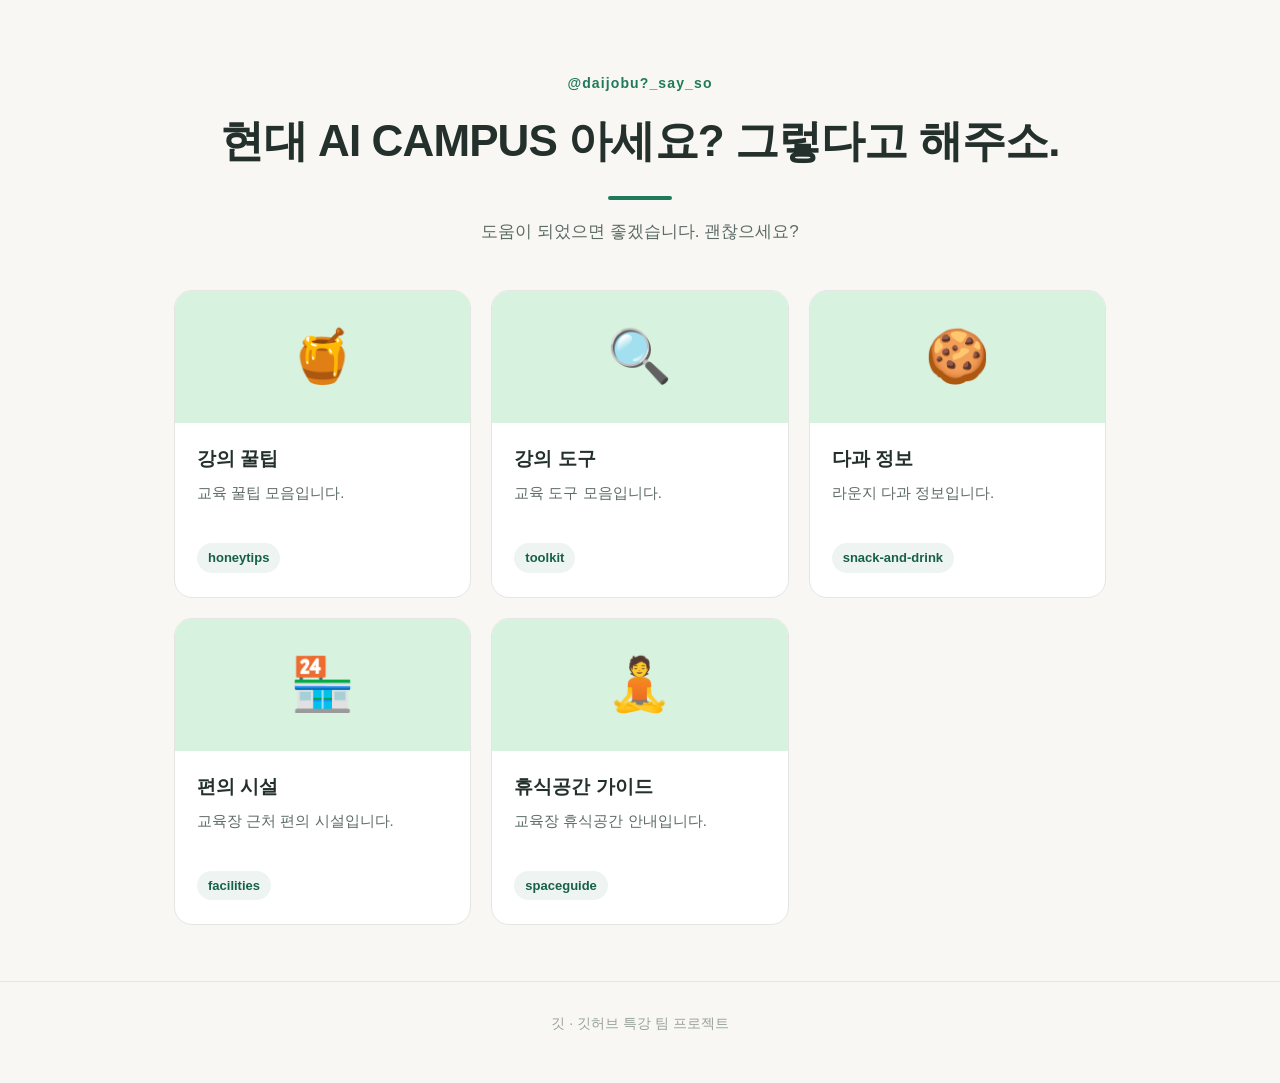
<file: index.html>
<!DOCTYPE html>
<html lang="ko">
<head>
  <meta charset="UTF-8">
  <meta name="viewport" content="width=device-width, initial-scale=1.0">
  <title>현대 AI CAMPUS 아세요? 그렇다고 해주소.</title>
  <link rel="stylesheet" href="style.css">
</head>
<body>

  <header class="hero">
    <p class="hero-eyebrow">@daijobu?_say_so</p>
    <h1>현대 AI CAMPUS 아세요? 그렇다고 해주소.</h1>
    <p class="hero-desc">도움이 되었으면 좋겠습니다. 괜찮으세요?</p>
  </header>

  <main class="container">
    <ul class="card-grid">

      <!-- ▼▼▼▼▼ 카드 하나 시작 — 이 블록을 복사해서 쓰세요 ▼▼▼▼▼ -->
      <li class="card">
        <a class="card-link" href="sites/honeytips.html">
          <span class="card-thumb" style="--thumb:#D7F2DF">🍯</span>
          <span class="card-body">
            <strong class="card-title">강의 꿀팁</strong>
            <span class="card-summary">
              교육 꿀팁 모음입니다.
            </span>
            <span class="card-meta">honeytips</span>
          </span>
        </a>
      </li>
      <!-- ▲▲▲▲▲ 카드 하나 끝 ▲▲▲▲▲ -->

      <!-- ▼▼▼▼▼ 카드 하나 시작 — 이 블록을 복사해서 쓰세요 ▼▼▼▼▼ -->
      <li class="card">
        <a class="card-link" href="sites/hyundai-ai-campus-toolkit.html">
          <span class="card-thumb" style="--thumb:#D7F2DF">🔍</span>
          <span class="card-body">
            <strong class="card-title">강의 도구</strong>
            <span class="card-summary">
              교육 도구 모음입니다.
            </span>
            <span class="card-meta">toolkit</span>
          </span>
        </a>
      </li>
      <!-- ▲▲▲▲▲ 카드 하나 끝 ▲▲▲▲▲ -->

      <!-- ▼▼▼▼▼ 카드 하나 시작 — 이 블록을 복사해서 쓰세요 ▼▼▼▼▼ -->
      <li class="card">
        <a class="card-link" href="sites/snack-and-drink.html">
          <span class="card-thumb" style="--thumb:#D7F2DF">🍪</span>
          <span class="card-body">
            <strong class="card-title">다과 정보</strong>
            <span class="card-summary">
              라운지 다과 정보입니다.
            </span>
            <span class="card-meta">snack-and-drink</span>
          </span>
        </a>
      </li>
      <!-- ▲▲▲▲▲ 카드 하나 끝 ▲▲▲▲▲ -->

            <!-- ▼▼▼▼▼ 카드 하나 시작 — 이 블록을 복사해서 쓰세요 ▼▼▼▼▼ -->
      <li class="card">
        <a class="card-link" href="sites/convention.html">
          <span class="card-thumb" style="--thumb:#D7F2DF">🏪</span>
          <span class="card-body">
            <strong class="card-title">편의 시설</strong>
            <span class="card-summary">
              교육장 근처 편의 시설입니다.
            </span>
            <span class="card-meta">facilities</span>
          </span>
        </a>
      </li>
      <!-- ▲▲▲▲▲ 카드 하나 끝 ▲▲▲▲▲ -->
             <!-- ▼▼▼▼▼ 카드 하나 시작 — 이 블록을 복사해서 쓰세요 ▼▼▼▼▼ -->
      <li class="card">
        <a class="card-link" href="sites/spaceguide.html">
          <span class="card-thumb" style="--thumb:#D7F2DF">🧘</span>
          <span class="card-body">
            <strong class="card-title">휴식공간 가이드</strong>
            <span class="card-summary">
              교육장 휴식공간 안내입니다.
            </span>
            <span class="card-meta">spaceguide</span>
          </span>
        </a>
      </li>
      <!-- ▲▲▲▲▲ 카드 하나 끝 ▲▲▲▲▲ -->
             <!-- ▼▼▼▼▼ 카드 하나 시작 — 이 블록을 복사해서 쓰세요 ▼▼▼▼▼ -->
    </ul>
    
    
  </main>

  <footer class="site-foot">
    깃 · 깃허브 특강 팀 프로젝트
  </footer>

</body>
</html>
</file>
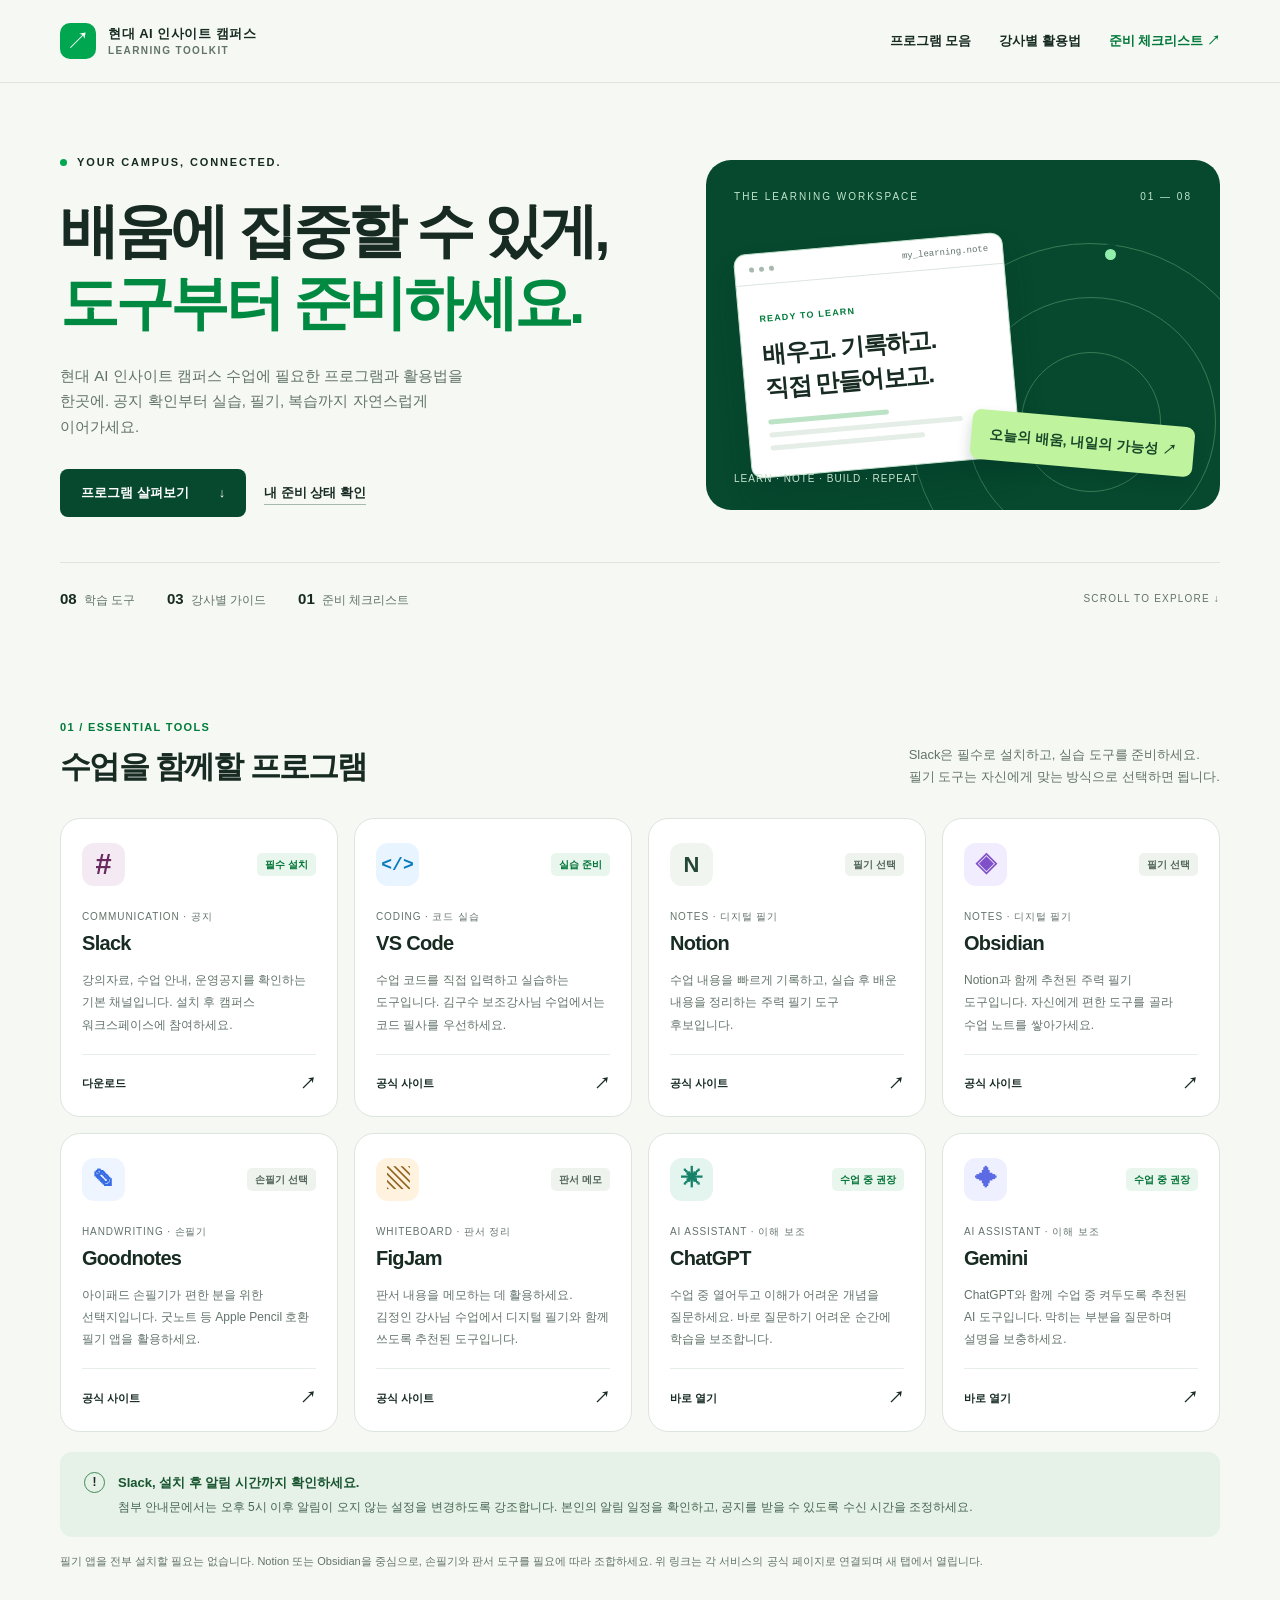
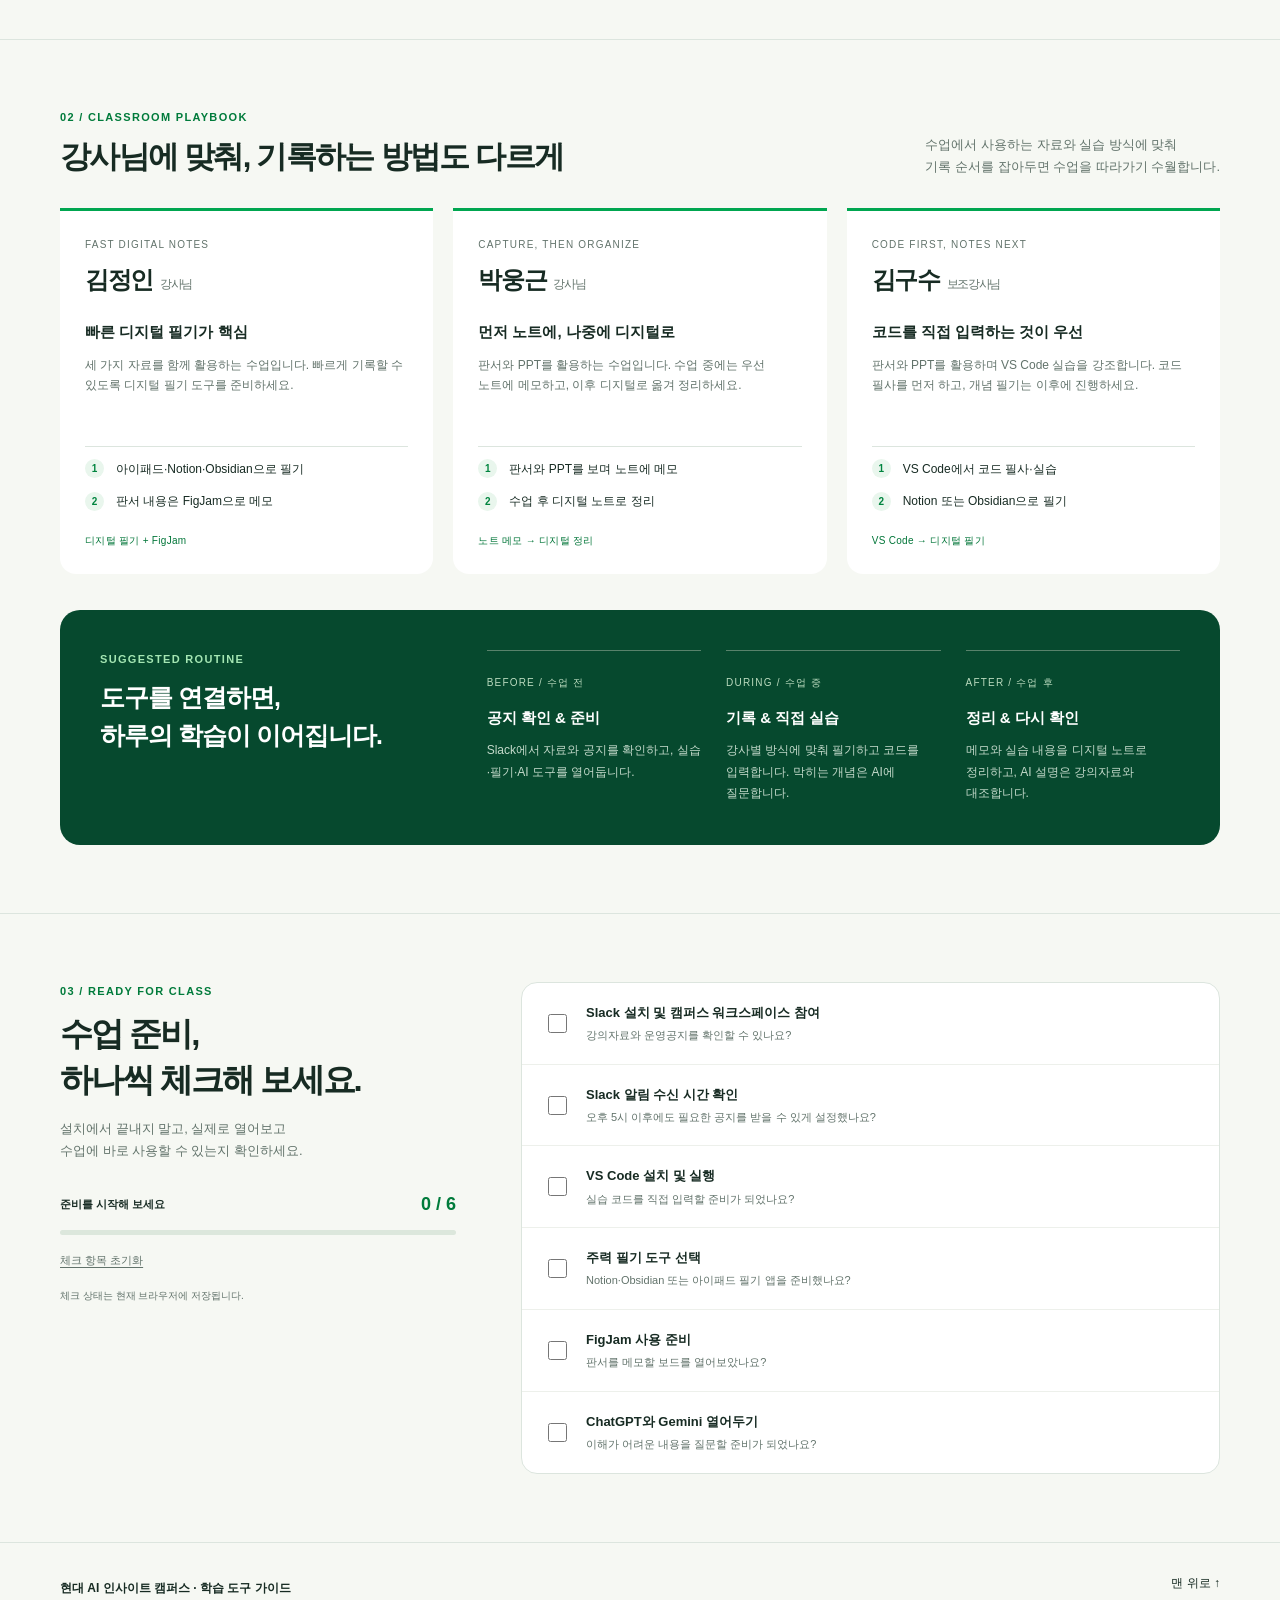
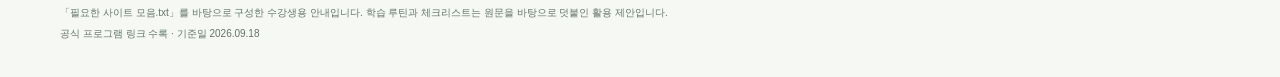
<file: hyundai-ai-campus-toolkit.html>
<!doctype html>
<html lang="ko">
<head>
<meta charset="utf-8">
<meta name="viewport" content="width=device-width, initial-scale=1">
<meta name="theme-color" content="#00a650">
<meta name="description" content="현대 AI 인사이트 캠퍼스 수업을 위한 프로그램, 강사별 필기 방법, 수업 준비 체크리스트.">
<title>현대 AI 인사이트 캠퍼스 · 학습 도구 가이드</title>
<style>
:root{--green:#00a650;--deep:#06492e;--ink:#172b23;--muted:#62736b;--line:#dce5de;--paper:#f6f8f3;--mint:#e9f6ed;--white:#fff;--radius:20px}
*{box-sizing:border-box}html{scroll-behavior:smooth;scroll-padding-top:105px}body{margin:0;background:var(--paper);color:var(--ink);font-family:"Pretendard","Noto Sans KR","Apple SD Gothic Neo","Malgun Gothic",sans-serif;line-height:1.7;word-break:keep-all}a{color:inherit;text-decoration:none}button,input{font:inherit}button,a,input{-webkit-tap-highlight-color:transparent}a:focus-visible,button:focus-visible,input:focus-visible{outline:3px solid var(--green);outline-offset:5px}button{cursor:pointer}::selection{background:#c3edce}h1,h2,h3,p{margin:0}svg{display:block}.wrap{width:min(1160px,calc(100% - 64px));margin:auto}.skip{position:fixed;top:-100px;left:20px;background:white;padding:10px;z-index:100}.skip:focus{top:10px}
.topbar{position:sticky;top:0;z-index:20;background:rgba(246,248,243,.97);border-bottom:1px solid var(--line)}.top-inner{min-height:82px;display:flex;align-items:center;justify-content:space-between;gap:24px}.brand{display:flex;align-items:center;gap:12px;font-size:13px;line-height:1.5;font-weight:800;letter-spacing:.04em}.brand small{display:block;font-size:10px;font-weight:600;letter-spacing:.14em;color:var(--muted)}.mark{width:36px;height:36px;background:var(--green);border-radius:10px;display:grid;place-items:center;color:white;font-size:24px;font-weight:500}.nav{display:flex;gap:28px;font-size:13px;font-weight:700}.nav a{padding:8px 0;transition:color .15s}.nav a:hover{color:#007839}.nav .nav-check{color:#007839}.eyebrow{font-size:11px;letter-spacing:.17em;font-weight:800;display:flex;align-items:center;gap:10px}.eyebrow:before{content:"";width:7px;height:7px;background:var(--green);border-radius:50%}
.hero{padding:70px 0 38px}.hero-main{display:grid;grid-template-columns:1.15fr 1fr;gap:55px;align-items:center}.hero h1{font-size:clamp(38px,4.6vw,60px);line-height:1.23;letter-spacing:-.065em;margin:23px 0}.hero h1 em{font-style:normal;color:#008940}.hero .intro{font-size:15px;color:var(--muted);max-width:430px}.hero-actions{display:flex;gap:18px;align-items:center;margin-top:30px}.primary{display:inline-flex;align-items:center;gap:30px;padding:13px 21px;background:var(--deep);color:white;border-radius:8px;font-size:13px;font-weight:700}.primary:hover{background:#006739}.text-link{font-size:13px;font-weight:700;border-bottom:1px solid #a6b9ac}.hero-art{position:relative;border-radius:25px;background:var(--deep);height:350px;overflow:hidden;padding:28px;color:white}.art-label{font-size:10px;letter-spacing:.2em;color:#c1e7cc;display:flex;justify-content:space-between}.orbit{position:absolute;border:1px solid #367b54;border-radius:50%;width:360px;height:360px;top:83px;right:-50px}.orbit.two{width:250px;height:250px;right:4px;top:137px}.orbit.three{width:140px;height:140px;right:59px;top:192px}.orbit-dot{position:absolute;background:#91efab;border:5px solid var(--deep);border-radius:50%;width:21px;height:21px;right:99px;top:84px}.mini-window{position:absolute;width:270px;left:36px;top:83px;background:#fff;border:1px solid #c3dfcc;border-radius:12px;color:var(--ink);box-shadow:0 18px 28px #002e2a33;transform:rotate(-5deg)}.window-head{padding:10px 14px;border-bottom:1px solid var(--line);display:flex;gap:5px;align-items:center}.window-head i{width:5px;height:5px;border-radius:50%;background:#a6b9ac}.window-head span{font:9px monospace;margin-left:auto;color:var(--muted)}.window-body{padding:18px 20px}.window-body small{font-size:9px;letter-spacing:.13em;color:#007b3b;font-weight:800}.window-body strong{display:block;font-size:24px;line-height:1.4;letter-spacing:-.06em;margin:8px 0 15px}.code-line{display:block;height:5px;border-radius:3px;background:#e4ede6;margin:8px 0;width:85%}.code-line.short{width:53%;background:#bce3c5}.floating-tag{position:absolute;bottom:42px;right:26px;background:#c0f39d;border-radius:9px;padding:13px 18px;transform:rotate(5deg);color:#174829;font-size:14px;font-weight:800;box-shadow:0 8px 14px #002f2433}.art-caption{position:absolute;left:28px;bottom:23px;font-size:10px;letter-spacing:.1em;color:#cae4cf}.hero-bottom{border-top:1px solid var(--line);margin-top:45px;padding-top:23px;display:flex;align-items:center;justify-content:space-between;color:var(--muted);font-size:12px}.hero-bottom strong{color:var(--ink);font-size:15px;margin-right:7px}.hero-stats{display:flex;gap:32px}.scroll-cue{letter-spacing:.12em;font-size:10px}
section.content-section{padding:68px 0;border-bottom:1px solid var(--line)}.section-head{display:flex;justify-content:space-between;gap:30px;align-items:flex-end;margin-bottom:30px}.section-num{font-size:11px;letter-spacing:.12em;color:#007b3b;font-weight:800;margin-bottom:10px}.section-head h2{font-size:31px;letter-spacing:-.055em;line-height:1.35}.section-head p{font-size:13px;color:var(--muted);max-width:350px}.tool-grid{display:grid;grid-template-columns:repeat(4,1fr);gap:16px}.tool{background:var(--white);border:1px solid var(--line);border-radius:var(--radius);padding:24px 21px 19px;display:flex;flex-direction:column;transition:transform .2s,border-color .2s}.tool:hover{transform:translateY(-4px);border-color:#7dbe94}.tool-top{display:flex;justify-content:space-between;align-items:center;gap:8px;margin-bottom:22px}.tool-icon{width:43px;height:43px;display:grid;place-items:center;border-radius:12px;font-size:22px;font-weight:800;line-height:1;background:#f1f5f0;color:#254737}.tool-icon.slack{background:#f4eaf4;color:#67295e;font-size:29px}.tool-icon.code{background:#e8f4ff;color:#087cbd;font-family:monospace;font-size:18px}.tool-icon.obsidian{background:#f1edff;color:#8050c8}.tool-icon.goodnotes{background:#eff5ff;color:#356be4}.tool-icon.figjam{background:#fff3df;color:#926420}.tool-icon.gpt{background:#e4f5ef;color:#17826a}.tool-icon.gemini{background:#eef0ff;color:#5c6be4}.badge{font-size:10px;padding:3px 8px;border-radius:5px;font-weight:700;background:#eef3ed;color:#52655a;white-space:nowrap}.badge.must{background:var(--mint);color:#007336}.tool .category{font-size:10px;letter-spacing:.09em;color:var(--muted);margin-bottom:5px}.tool h3{font-size:20px;line-height:1.3;letter-spacing:-.035em}.tool p{font-size:12px;color:var(--muted);margin:13px 0 18px;line-height:1.85;flex:1}.tool a{display:flex;align-items:center;justify-content:space-between;font-size:11px;font-weight:700;padding-top:15px;border-top:1px solid #e7ede7;min-height:42px}.tool a:hover{color:#007b3b}.tool a span{font-size:16px}.notice{display:flex;align-items:flex-start;gap:13px;padding:20px 24px;margin-top:20px;border-radius:12px;background:#e6f1e7;font-size:12px}.notice-icon{border:1.5px solid #418b59;border-radius:50%;width:21px;height:21px;display:grid;place-items:center;flex-shrink:0;font-weight:800;line-height:1}.notice strong{display:block;color:#17542f;font-size:13px;margin-bottom:3px}.notice p{color:#466653}.note{font-size:11px;color:var(--muted);margin-top:15px}
.teachers{display:grid;grid-template-columns:repeat(3,1fr);gap:20px}.teacher{border-top:3px solid var(--green);padding:25px;background:white;border-radius:0 0 16px 16px}.teacher-label{font-size:10px;letter-spacing:.12em;color:var(--muted)}.teacher h3{font-size:24px;letter-spacing:-.055em;margin:7px 0 18px}.teacher h3 small{font-size:12px;font-weight:500;color:var(--muted);margin-left:7px}.method{font-size:15px;font-weight:800;margin-bottom:10px}.teacher p{font-size:12px;color:var(--muted);min-height:69px}.steps{list-style:none;margin:22px 0 0;padding:0;border-top:1px solid var(--line)}.steps li{font-size:12px;display:flex;gap:12px;align-items:center;padding-top:12px}.steps b{font-size:10px;color:#00843f;width:19px;height:19px;background:var(--mint);border-radius:50%;display:grid;place-items:center;flex-shrink:0}.teacher-tags{font-size:10px;color:#007538;margin-top:21px;letter-spacing:.03em}
.routine{background:var(--deep);color:white;padding:40px;border-radius:20px;display:grid;grid-template-columns:1fr 2fr;gap:40px;margin-top:36px}.routine .section-num{color:#a4e6b3}.routine h3{font-size:25px;line-height:1.5;letter-spacing:-.04em}.routine-list{display:grid;grid-template-columns:repeat(3,1fr);gap:25px}.routine-item{border-top:1px solid #58826b;padding-top:16px}.routine-item small{color:#bbdbbf;font-size:10px;letter-spacing:.12em}.routine-item h4{margin:10px 0;font-size:15px}.routine-item p{color:#c4dacb;font-size:12px;line-height:1.8}
.check-layout{display:grid;grid-template-columns:.85fr 1.5fr;gap:65px}.check-copy h2{font-size:33px;letter-spacing:-.06em;line-height:1.4}.check-copy p{font-size:13px;color:var(--muted);margin-top:15px}.progress-row{display:flex;justify-content:space-between;align-items:center;margin-top:27px;font-size:11px;font-weight:700}.progress-row strong{color:#007b3b;font-size:18px}.progress-track{height:5px;margin:10px 0 0;background:#dce7dc;border-radius:4px;overflow:hidden}.progress-fill{width:0;height:100%;background:var(--green);transition:width .25s}.checklist{background:white;border:1px solid var(--line);border-radius:16px;overflow:hidden}.check-row{display:flex;gap:16px;align-items:center;padding:19px 22px;cursor:pointer;border-bottom:1px solid #edf0eb}.check-row:last-child{border-bottom:0}.check-row:hover{background:#f3faf4}.check-row input{width:19px;height:19px;accent-color:#00853e;flex-shrink:0;cursor:pointer}.check-row strong{display:block;font-size:13px;font-weight:700}.check-row small{display:block;font-size:11px;color:var(--muted);margin-top:2px}.check-row:has(input:checked){background:#edf7ee}.check-row:has(input:checked) strong{color:#007b3b}.reset{border:0;background:none;color:var(--muted);font-size:11px;padding:8px 0;text-decoration:underline;text-underline-offset:3px;margin-top:8px}.storage-note{font-size:10px!important;margin-top:10px!important}.footer{padding:30px 0 35px;display:flex;justify-content:space-between;gap:25px;align-items:flex-start}.footer strong{font-size:12px}.footer p{font-size:10px;color:var(--muted);margin-top:4px}.footer a{font-size:12px;white-space:nowrap}.link-note{font-size:10px;color:var(--muted)}
@media(min-width:1500px){.hero{padding-top:90px}.hero-main{gap:80px}}
@media(max-width:1000px){.tool-grid{grid-template-columns:repeat(2,1fr)}.hero-main{gap:25px}.hero-art{height:330px}.mini-window{left:25px;width:240px}.hero h1{font-size:42px}.routine{grid-template-columns:1fr;gap:25px}.check-layout{gap:35px}.teacher{padding:20px}.teachers{gap:13px}}
@media(max-width:700px){html{scroll-padding-top:130px}.wrap{width:calc(100% - 36px)}.top-inner{flex-wrap:wrap;gap:10px;padding:15px 0 10px}.brand{font-size:11px}.brand small{font-size:8px}.mark{width:30px;height:30px;font-size:21px}.nav{width:100%;justify-content:space-between;gap:10px;font-size:11px}.nav a{padding:3px 0}.hero{padding-top:35px}.hero-main{grid-template-columns:1fr;gap:35px}.hero h1{font-size:42px;margin:18px 0}.hero .intro{font-size:13px}.hero-art{height:300px}.mini-window{left:36px;top:64px;width:250px}.floating-tag{bottom:35px;right:30px}.hero-bottom{margin-top:27px}.hero-stats{gap:18px;font-size:10px}.hero-bottom strong{font-size:14px}.scroll-cue{display:none}section.content-section{padding:42px 0}.section-head{display:block;margin-bottom:24px}.section-head h2{font-size:27px}.section-head p{margin-top:12px;max-width:none;font-size:12px}.tool-grid{gap:12px}.tool{padding:19px 16px 15px;border-radius:14px}.tool-top{gap:5px;margin-bottom:18px}.tool-icon{width:34px;height:34px;font-size:20px;border-radius:9px}.badge{font-size:9px;padding:2px 5px}.tool h3{font-size:19px}.tool p{font-size:11px}.notice{padding:18px 16px}.teachers{grid-template-columns:1fr;gap:18px}.teacher p{min-height:0}.teacher{padding:22px}.teacher h3{font-size:23px}.routine{padding:25px;gap:22px}.routine h3 br{display:none}.routine-list{grid-template-columns:1fr;gap:20px}.routine-item{padding-top:12px}.routine-item h4{margin:5px 0}.check-layout{grid-template-columns:1fr;gap:22px}.check-copy h2{font-size:27px}.check-copy h2 br{display:none}.check-row{padding:17px 14px;gap:10px}.footer{display:block}.footer a{display:inline-block;margin-top:18px}}
@media(max-width:360px){.tool-grid{grid-template-columns:1fr}.hero h1{font-size:36px}.hero-stats{gap:10px}.mini-window{left:18px;width:235px}.floating-tag{right:16px}}
@media(prefers-reduced-motion:reduce){html{scroll-behavior:auto}*,*::before,*::after{transition:none!important}}
@media print{.topbar{position:static}.nav,.hero-actions,.hero-art,.reset,.footer>a,.scroll-cue{display:none}.hero-main,.check-layout{display:block}.hero{padding-top:25px}.hero h1{font-size:36px}section.content-section{padding:25px 0}.tool-grid{grid-template-columns:repeat(2,1fr)}.tool,.teacher,.checklist{break-inside:avoid}.wrap{width:100%}body{background:white}.routine{background:#edf5ef;color:#172b23}.routine-item p,.routine-item small,.routine .section-num{color:#38513e}.checklist{margin-top:20px}a[href^="https"]::after{content:" (" attr(href) ")";font-size:8px;overflow-wrap:anywhere}.tool a{display:block}.tool a span{display:none}}
</style>
</head>
<body id="top">
<a class="skip" href="#main">본문으로 이동</a>
<header class="topbar"><div class="wrap top-inner">
<a class="brand" href="#top" aria-label="학습 도구 가이드 처음으로"><span class="mark" aria-hidden="true">↗</span><span>현대 AI 인사이트 캠퍼스<small>LEARNING TOOLKIT</small></span></a>
<nav class="nav" aria-label="페이지 메뉴"><a href="#tools">프로그램 모음</a><a href="#instructors">강사별 활용법</a><a class="nav-check" href="#checklist">준비 체크리스트 ↗</a></nav>
</div></header>
<main id="main">
<div class="wrap hero"><div class="hero-main"><div>
<div class="eyebrow">YOUR CAMPUS, CONNECTED.</div>
<h1>배움에 집중할 수 있게,<br><em>도구부터 준비하세요.</em></h1>
<p class="intro">현대 AI 인사이트 캠퍼스 수업에 필요한 프로그램과 활용법을 한곳에. 공지 확인부터 실습, 필기, 복습까지 자연스럽게 이어가세요.</p>
<div class="hero-actions"><a class="primary" href="#tools">프로그램 살펴보기 <span aria-hidden="true">↓</span></a><a class="text-link" href="#checklist">내 준비 상태 확인</a></div>
</div><div class="hero-art" aria-hidden="true"><div class="art-label"><span>THE LEARNING WORKSPACE</span><span>01 — 08</span></div><div class="orbit"></div><div class="orbit two"></div><div class="orbit three"></div><div class="orbit-dot"></div><div class="mini-window"><div class="window-head"><i></i><i></i><i></i><span>my_learning.note</span></div><div class="window-body"><small>READY TO LEARN</small><strong>배우고. 기록하고.<br>직접 만들어보고.</strong><span class="code-line short"></span><span class="code-line"></span><span class="code-line" style="width:68%"></span></div></div><div class="floating-tag">오늘의 배움, 내일의 가능성 ↗</div><div class="art-caption">LEARN · NOTE · BUILD · REPEAT</div></div>
</div><div class="hero-bottom"><div class="hero-stats"><span><strong>08</strong>학습 도구</span><span><strong>03</strong>강사별 가이드</span><span><strong>01</strong>준비 체크리스트</span></div><a class="scroll-cue" href="#tools">SCROLL TO EXPLORE ↓</a></div></div>
<section class="content-section" id="tools" aria-labelledby="tools-title"><div class="wrap">
<div class="section-head"><div><div class="section-num">01 / ESSENTIAL TOOLS</div><h2 id="tools-title">수업을 함께할 프로그램</h2></div><p>Slack은 필수로 설치하고, 실습 도구를 준비하세요.<br>필기 도구는 자신에게 맞는 방식으로 선택하면 됩니다.</p></div>
<div class="tool-grid">
<article class="tool"><div class="tool-top"><span class="tool-icon slack" aria-hidden="true">#</span><span class="badge must">필수 설치</span></div><div class="category">COMMUNICATION · 공지</div><h3>Slack</h3><p>강의자료, 수업 안내, 운영공지를 확인하는 기본 채널입니다. 설치 후 캠퍼스 워크스페이스에 참여하세요.</p><a href="https://slack.com/intl/ko-kr/downloads" target="_blank" rel="noopener noreferrer" aria-label="Slack 다운로드 페이지, 새 탭">다운로드 <span aria-hidden="true">↗</span></a></article>
<article class="tool"><div class="tool-top"><span class="tool-icon code" aria-hidden="true">&lt;/&gt;</span><span class="badge must">실습 준비</span></div><div class="category">CODING · 코드 실습</div><h3>VS Code</h3><p>수업 코드를 직접 입력하고 실습하는 도구입니다. 김구수 보조강사님 수업에서는 코드 필사를 우선하세요.</p><a href="https://code.visualstudio.com/" target="_blank" rel="noopener noreferrer" aria-label="VS Code 공식 사이트, 새 탭">공식 사이트 <span aria-hidden="true">↗</span></a></article>
<article class="tool"><div class="tool-top"><span class="tool-icon" aria-hidden="true">N</span><span class="badge">필기 선택</span></div><div class="category">NOTES · 디지털 필기</div><h3>Notion</h3><p>수업 내용을 빠르게 기록하고, 실습 후 배운 내용을 정리하는 주력 필기 도구 후보입니다.</p><a href="https://www.notion.com/" target="_blank" rel="noopener noreferrer" aria-label="Notion 공식 사이트, 새 탭">공식 사이트 <span aria-hidden="true">↗</span></a></article>
<article class="tool"><div class="tool-top"><span class="tool-icon obsidian" aria-hidden="true">◈</span><span class="badge">필기 선택</span></div><div class="category">NOTES · 디지털 필기</div><h3>Obsidian</h3><p>Notion과 함께 추천된 주력 필기 도구입니다. 자신에게 편한 도구를 골라 수업 노트를 쌓아가세요.</p><a href="https://obsidian.md/" target="_blank" rel="noopener noreferrer" aria-label="Obsidian 공식 사이트, 새 탭">공식 사이트 <span aria-hidden="true">↗</span></a></article>
<article class="tool"><div class="tool-top"><span class="tool-icon goodnotes" aria-hidden="true">✎</span><span class="badge">손필기 선택</span></div><div class="category">HANDWRITING · 손필기</div><h3>Goodnotes</h3><p>아이패드 손필기가 편한 분을 위한 선택지입니다. 굿노트 등 Apple Pencil 호환 필기 앱을 활용하세요.</p><a href="https://www.goodnotes.com/" target="_blank" rel="noopener noreferrer" aria-label="Goodnotes 공식 사이트, 새 탭">공식 사이트 <span aria-hidden="true">↗</span></a></article>
<article class="tool"><div class="tool-top"><span class="tool-icon figjam" aria-hidden="true">▧</span><span class="badge">판서 메모</span></div><div class="category">WHITEBOARD · 판서 정리</div><h3>FigJam</h3><p>판서 내용을 메모하는 데 활용하세요. 김정인 강사님 수업에서 디지털 필기와 함께 쓰도록 추천된 도구입니다.</p><a href="https://www.figma.com/figjam/" target="_blank" rel="noopener noreferrer" aria-label="FigJam 공식 사이트, 새 탭">공식 사이트 <span aria-hidden="true">↗</span></a></article>
<article class="tool"><div class="tool-top"><span class="tool-icon gpt" aria-hidden="true">✳</span><span class="badge must">수업 중 권장</span></div><div class="category">AI ASSISTANT · 이해 보조</div><h3>ChatGPT</h3><p>수업 중 열어두고 이해가 어려운 개념을 질문하세요. 바로 질문하기 어려운 순간에 학습을 보조합니다.</p><a href="https://chatgpt.com/" target="_blank" rel="noopener noreferrer" aria-label="ChatGPT 열기, 새 탭">바로 열기 <span aria-hidden="true">↗</span></a></article>
<article class="tool"><div class="tool-top"><span class="tool-icon gemini" aria-hidden="true">✦</span><span class="badge must">수업 중 권장</span></div><div class="category">AI ASSISTANT · 이해 보조</div><h3>Gemini</h3><p>ChatGPT와 함께 수업 중 켜두도록 추천된 AI 도구입니다. 막히는 부분을 질문하며 설명을 보충하세요.</p><a href="https://gemini.google.com/" target="_blank" rel="noopener noreferrer" aria-label="Gemini 열기, 새 탭">바로 열기 <span aria-hidden="true">↗</span></a></article>
</div>
<aside class="notice"><span class="notice-icon" aria-hidden="true">!</span><div><strong>Slack, 설치 후 알림 시간까지 확인하세요.</strong><p>첨부 안내문에서는 오후 5시 이후 알림이 오지 않는 설정을 변경하도록 강조합니다. 본인의 알림 일정을 확인하고, 공지를 받을 수 있도록 수신 시간을 조정하세요.</p></div></aside>
<p class="note">필기 앱을 전부 설치할 필요는 없습니다. Notion 또는 Obsidian을 중심으로, 손필기와 판서 도구를 필요에 따라 조합하세요. 위 링크는 각 서비스의 공식 페이지로 연결되며 새 탭에서 열립니다.</p>
</div></section>
<section class="content-section" id="instructors" aria-labelledby="instructors-title"><div class="wrap">
<div class="section-head"><div><div class="section-num">02 / CLASSROOM PLAYBOOK</div><h2 id="instructors-title">강사님에 맞춰, 기록하는 방법도 다르게</h2></div><p>수업에서 사용하는 자료와 실습 방식에 맞춰<br>기록 순서를 잡아두면 수업을 따라가기 수월합니다.</p></div>
<div class="teachers">
<article class="teacher"><div class="teacher-label">FAST DIGITAL NOTES</div><h3>김정인<small>강사님</small></h3><div class="method">빠른 디지털 필기가 핵심</div><p>세 가지 자료를 함께 활용하는 수업입니다. 빠르게 기록할 수 있도록 디지털 필기 도구를 준비하세요.</p><ol class="steps"><li><b>1</b>아이패드·Notion·Obsidian으로 필기</li><li><b>2</b>판서 내용은 FigJam으로 메모</li></ol><div class="teacher-tags">디지털 필기 + FigJam</div></article>
<article class="teacher"><div class="teacher-label">CAPTURE, THEN ORGANIZE</div><h3>박웅근<small>강사님</small></h3><div class="method">먼저 노트에, 나중에 디지털로</div><p>판서와 PPT를 활용하는 수업입니다. 수업 중에는 우선 노트에 메모하고, 이후 디지털로 옮겨 정리하세요.</p><ol class="steps"><li><b>1</b>판서와 PPT를 보며 노트에 메모</li><li><b>2</b>수업 후 디지털 노트로 정리</li></ol><div class="teacher-tags">노트 메모 → 디지털 정리</div></article>
<article class="teacher"><div class="teacher-label">CODE FIRST, NOTES NEXT</div><h3>김구수<small>보조강사님</small></h3><div class="method">코드를 직접 입력하는 것이 우선</div><p>판서와 PPT를 활용하며 VS Code 실습을 강조합니다. 코드 필사를 먼저 하고, 개념 필기는 이후에 진행하세요.</p><ol class="steps"><li><b>1</b>VS Code에서 코드 필사·실습</li><li><b>2</b>Notion 또는 Obsidian으로 필기</li></ol><div class="teacher-tags">VS Code → 디지털 필기</div></article>
</div>
<div class="routine"><div><div class="section-num">SUGGESTED ROUTINE</div><h3>도구를 연결하면,<br>하루의 학습이 이어집니다.</h3></div><div class="routine-list"><div class="routine-item"><small>BEFORE / 수업 전</small><h4>공지 확인 & 준비</h4><p>Slack에서 자료와 공지를 확인하고, 실습·필기·AI 도구를 열어둡니다.</p></div><div class="routine-item"><small>DURING / 수업 중</small><h4>기록 & 직접 실습</h4><p>강사별 방식에 맞춰 필기하고 코드를 입력합니다. 막히는 개념은 AI에 질문합니다.</p></div><div class="routine-item"><small>AFTER / 수업 후</small><h4>정리 & 다시 확인</h4><p>메모와 실습 내용을 디지털 노트로 정리하고, AI 설명은 강의자료와 대조합니다.</p></div></div></div>
</div></section>
<section class="content-section" id="checklist" aria-labelledby="check-title"><div class="wrap check-layout">
<div class="check-copy"><div class="section-num">03 / READY FOR CLASS</div><h2 id="check-title">수업 준비,<br>하나씩 체크해 보세요.</h2><p>설치에서 끝내지 말고, 실제로 열어보고<br>수업에 바로 사용할 수 있는지 확인하세요.</p><div class="progress-row"><span id="progress-label" role="status" aria-live="polite">준비를 시작해 보세요</span><strong><span id="count">0</span> / 6</strong></div><div class="progress-track" role="progressbar" aria-label="수업 준비 진행률" aria-valuemin="0" aria-valuemax="6" aria-valuenow="0"><div class="progress-fill"></div></div><button type="button" class="reset" id="reset">체크 항목 초기화</button><p class="storage-note" id="storage-note">체크 상태는 현재 브라우저에 저장됩니다.</p></div>
<div class="checklist">
<label class="check-row"><input type="checkbox" data-key="slack"><span><strong>Slack 설치 및 캠퍼스 워크스페이스 참여</strong><small>강의자료와 운영공지를 확인할 수 있나요?</small></span></label>
<label class="check-row"><input type="checkbox" data-key="notifications"><span><strong>Slack 알림 수신 시간 확인</strong><small>오후 5시 이후에도 필요한 공지를 받을 수 있게 설정했나요?</small></span></label>
<label class="check-row"><input type="checkbox" data-key="vscode"><span><strong>VS Code 설치 및 실행</strong><small>실습 코드를 직접 입력할 준비가 되었나요?</small></span></label>
<label class="check-row"><input type="checkbox" data-key="notes"><span><strong>주력 필기 도구 선택</strong><small>Notion·Obsidian 또는 아이패드 필기 앱을 준비했나요?</small></span></label>
<label class="check-row"><input type="checkbox" data-key="figjam"><span><strong>FigJam 사용 준비</strong><small>판서를 메모할 보드를 열어보았나요?</small></span></label>
<label class="check-row"><input type="checkbox" data-key="ai"><span><strong>ChatGPT와 Gemini 열어두기</strong><small>이해가 어려운 내용을 질문할 준비가 되었나요?</small></span></label>
</div></div></section>
</main>
<footer class="wrap footer"><div><strong>현대 AI 인사이트 캠퍼스 · 학습 도구 가이드</strong><p>「필요한 사이트 모음.txt」를 바탕으로 구성한 수강생용 안내입니다. 학습 루틴과 체크리스트는 원문을 바탕으로 덧붙인 활용 제안입니다.</p><p>공식 프로그램 링크 수록 · 기준일 2026.09.18</p></div><a href="#top">맨 위로 ↑</a></footer>
<script>
(()=>{'use strict';const key='hyundai-ai-campus-toolkit-v1';const checks=[...document.querySelectorAll('.check-row input')];const count=document.getElementById('count');const bar=document.querySelector('[role="progressbar"]');const fill=document.querySelector('.progress-fill');const label=document.getElementById('progress-label');const note=document.getElementById('storage-note');let canStore=true;
try{const saved=JSON.parse(localStorage.getItem(key)||'{}');checks.forEach(c=>c.checked=saved?.[c.dataset.key]===true);localStorage.setItem(key,JSON.stringify(Object.fromEntries(checks.map(c=>[c.dataset.key,c.checked]))));}catch(e){canStore=false;note.textContent='이 환경에서는 체크 상태가 페이지를 닫으면 초기화될 수 있습니다.';}
function update(save){const done=checks.filter(c=>c.checked).length;count.textContent=done;bar.setAttribute('aria-valuenow',String(done));fill.style.width=(done/checks.length*100)+'%';label.textContent=done===6?'준비 완료! 수업에서 만나요.':done===0?'준비를 시작해 보세요':`좋아요, ${6-done}개만 더 확인하세요`;if(save&&canStore){try{localStorage.setItem(key,JSON.stringify(Object.fromEntries(checks.map(c=>[c.dataset.key,c.checked]))));}catch(e){canStore=false;note.textContent='체크 상태를 저장할 수 없습니다. 현재 페이지에서는 계속 사용할 수 있습니다.';}}}
checks.forEach(c=>c.addEventListener('change',()=>update(true)));document.getElementById('reset').addEventListener('click',()=>{checks.forEach(c=>c.checked=false);update(true);});update(false);
})();
</script>
</body>
</html>
</file>
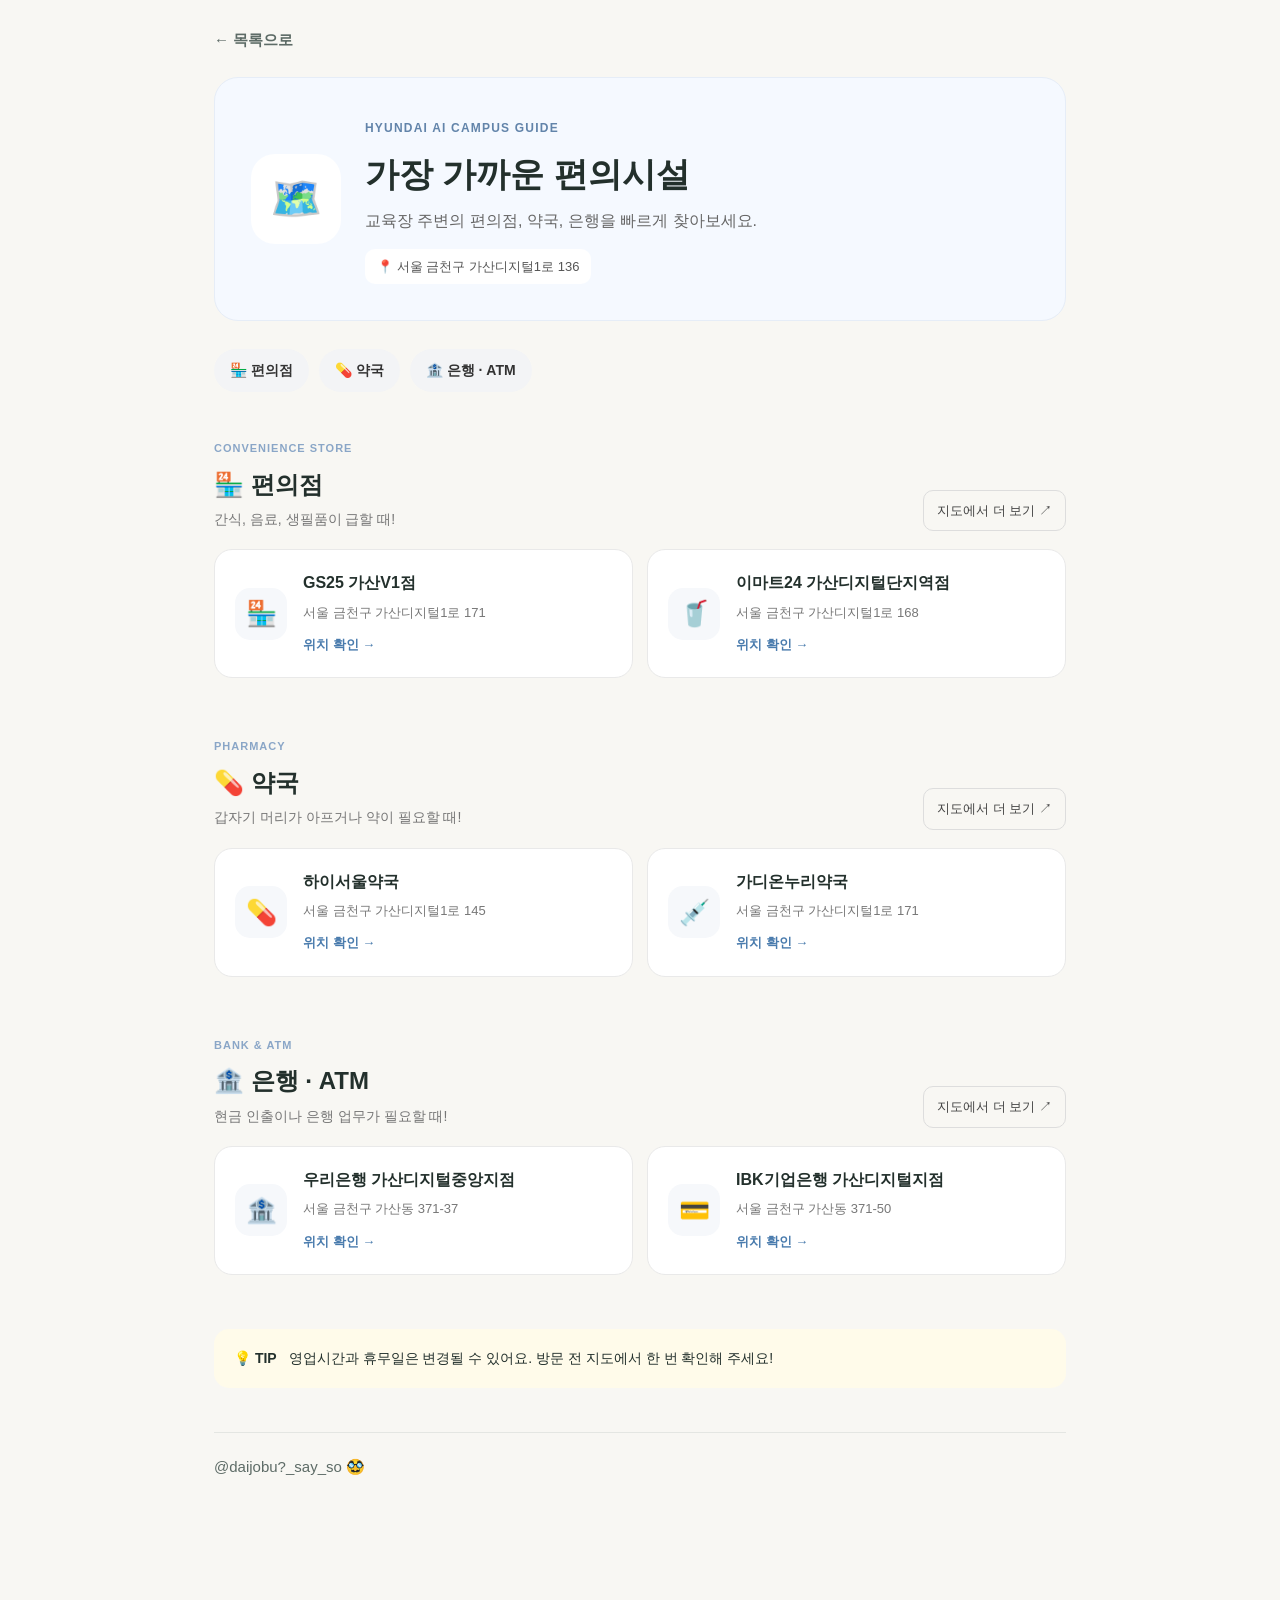
<file: sites/convention.html>
<!DOCTYPE html>
<html lang="ko">
<head>
  <meta charset="UTF-8">
  <meta name="viewport" content="width=device-width, initial-scale=1.0">
  <title>교육장 근처 편의시설 🗺️ | 현대 AI Campus</title>
  <link rel="stylesheet" href="../style.css">
</head>

<body>

  <main class="container facility-page">

    <nav class="detail-nav">
      <a href="../index.html">← 목록으로</a>
    </nav>

    <!-- Hero -->
    <header class="facility-hero">
      <div class="hero-icon">🗺️</div>

      <div>
        <span class="eyebrow">HYUNDAI AI CAMPUS GUIDE</span>

        <h1>가장 가까운 편의시설</h1>

        <p>
          교육장 주변의 편의점, 약국, 은행을 빠르게 찾아보세요.
        </p>

        <div class="location">
          📍 서울 금천구 가산디지털1로 136
        </div>
      </div>
    </header>


    <!-- Category navigation -->
    <nav class="facility-tabs">
      <a href="#convenience">🏪 편의점</a>
      <a href="#pharmacy">💊 약국</a>
      <a href="#bank">🏦 은행 · ATM</a>
    </nav>


    <!-- 편의점 -->
    <section class="facility-section" id="convenience">

      <div class="section-head">
        <div>
          <span class="category">CONVENIENCE STORE</span>
          <h2>🏪 편의점</h2>
          <p>간식, 음료, 생필품이 급할 때!</p>
        </div>

        <a
          class="map-button"
          href="https://map.naver.com/p/search/서울%20금천구%20가산디지털1로%20136%20편의점"
          target="_blank"
          rel="noopener">
          지도에서 더 보기 ↗
        </a>
      </div>

      <div class="place-grid">

        <article class="place-card">
          <div class="place-icon">🏪</div>

          <div class="place-info">
            <h3>GS25 가산V1점</h3>
            <p>서울 금천구 가산디지털1로 171</p>

            <a
              href="https://map.naver.com/p/search/GS25%20가산V1점"
              target="_blank"
              rel="noopener">
              위치 확인 →
            </a>
          </div>
        </article>


        <article class="place-card">
          <div class="place-icon">🥤</div>

          <div class="place-info">
            <h3>이마트24 가산디지털단지역점</h3>
            <p>서울 금천구 가산디지털1로 168</p>

            <a
              href="https://map.naver.com/p/search/이마트24%20가산디지털단지역점"
              target="_blank"
              rel="noopener">
              위치 확인 →
            </a>
          </div>
        </article>

      </div>
    </section>


    <!-- 약국 -->
    <section class="facility-section" id="pharmacy">

      <div class="section-head">
        <div>
          <span class="category">PHARMACY</span>
          <h2>💊 약국</h2>
          <p>갑자기 머리가 아프거나 약이 필요할 때!</p>
        </div>

        <a
          class="map-button"
          href="https://map.naver.com/p/search/서울%20금천구%20가산디지털1로%20136%20약국"
          target="_blank"
          rel="noopener">
          지도에서 더 보기 ↗
        </a>
      </div>


      <div class="place-grid">

        <article class="place-card">
          <div class="place-icon">💊</div>

          <div class="place-info">
            <h3>하이서울약국</h3>
            <p>서울 금천구 가산디지털1로 145</p>

            <a
              href="https://map.naver.com/p/search/하이서울약국%20가산"
              target="_blank"
              rel="noopener">
              위치 확인 →
            </a>
          </div>
        </article>


        <article class="place-card">
          <div class="place-icon">💉</div>

          <div class="place-info">
            <h3>가디온누리약국</h3>
            <p>서울 금천구 가산디지털1로 171</p>

            <a
              href="https://map.naver.com/p/search/가디온누리약국"
              target="_blank"
              rel="noopener">
              위치 확인 →
            </a>
          </div>
        </article>

      </div>
    </section>


    <!-- 은행 -->
    <section class="facility-section" id="bank">

      <div class="section-head">
        <div>
          <span class="category">BANK & ATM</span>
          <h2>🏦 은행 · ATM</h2>
          <p>현금 인출이나 은행 업무가 필요할 때!</p>
        </div>

        <a
          class="map-button"
          href="https://map.naver.com/p/search/서울%20금천구%20가산디지털1로%20136%20은행%20ATM"
          target="_blank"
          rel="noopener">
          지도에서 더 보기 ↗
        </a>
      </div>


      <div class="place-grid">

        <article class="place-card">
          <div class="place-icon">🏦</div>

          <div class="place-info">
            <h3>우리은행 가산디지털중앙지점</h3>
            <p>서울 금천구 가산동 371-37</p>

            <a
              href="https://map.naver.com/p/search/우리은행%20가산디지털중앙지점"
              target="_blank"
              rel="noopener">
              위치 확인 →
            </a>
          </div>
        </article>


        <article class="place-card">
          <div class="place-icon">💳</div>

          <div class="place-info">
            <h3>IBK기업은행 가산디지털지점</h3>
            <p>서울 금천구 가산동 371-50</p>

            <a
              href="https://map.naver.com/p/search/IBK기업은행%20가산디지털지점"
              target="_blank"
              rel="noopener">
              위치 확인 →
            </a>
          </div>
        </article>

      </div>
    </section>


    <!-- Tip -->
    <aside class="facility-tip">
      <span>💡 TIP</span>
      <p>
        영업시간과 휴무일은 변경될 수 있어요.
        방문 전 지도에서 한 번 확인해 주세요!
      </p>
    </aside>


    <footer class="detail-foot">
      @daijobu?_say_so 🥸
    </footer>

  </main>

</body>
</html>
</file>
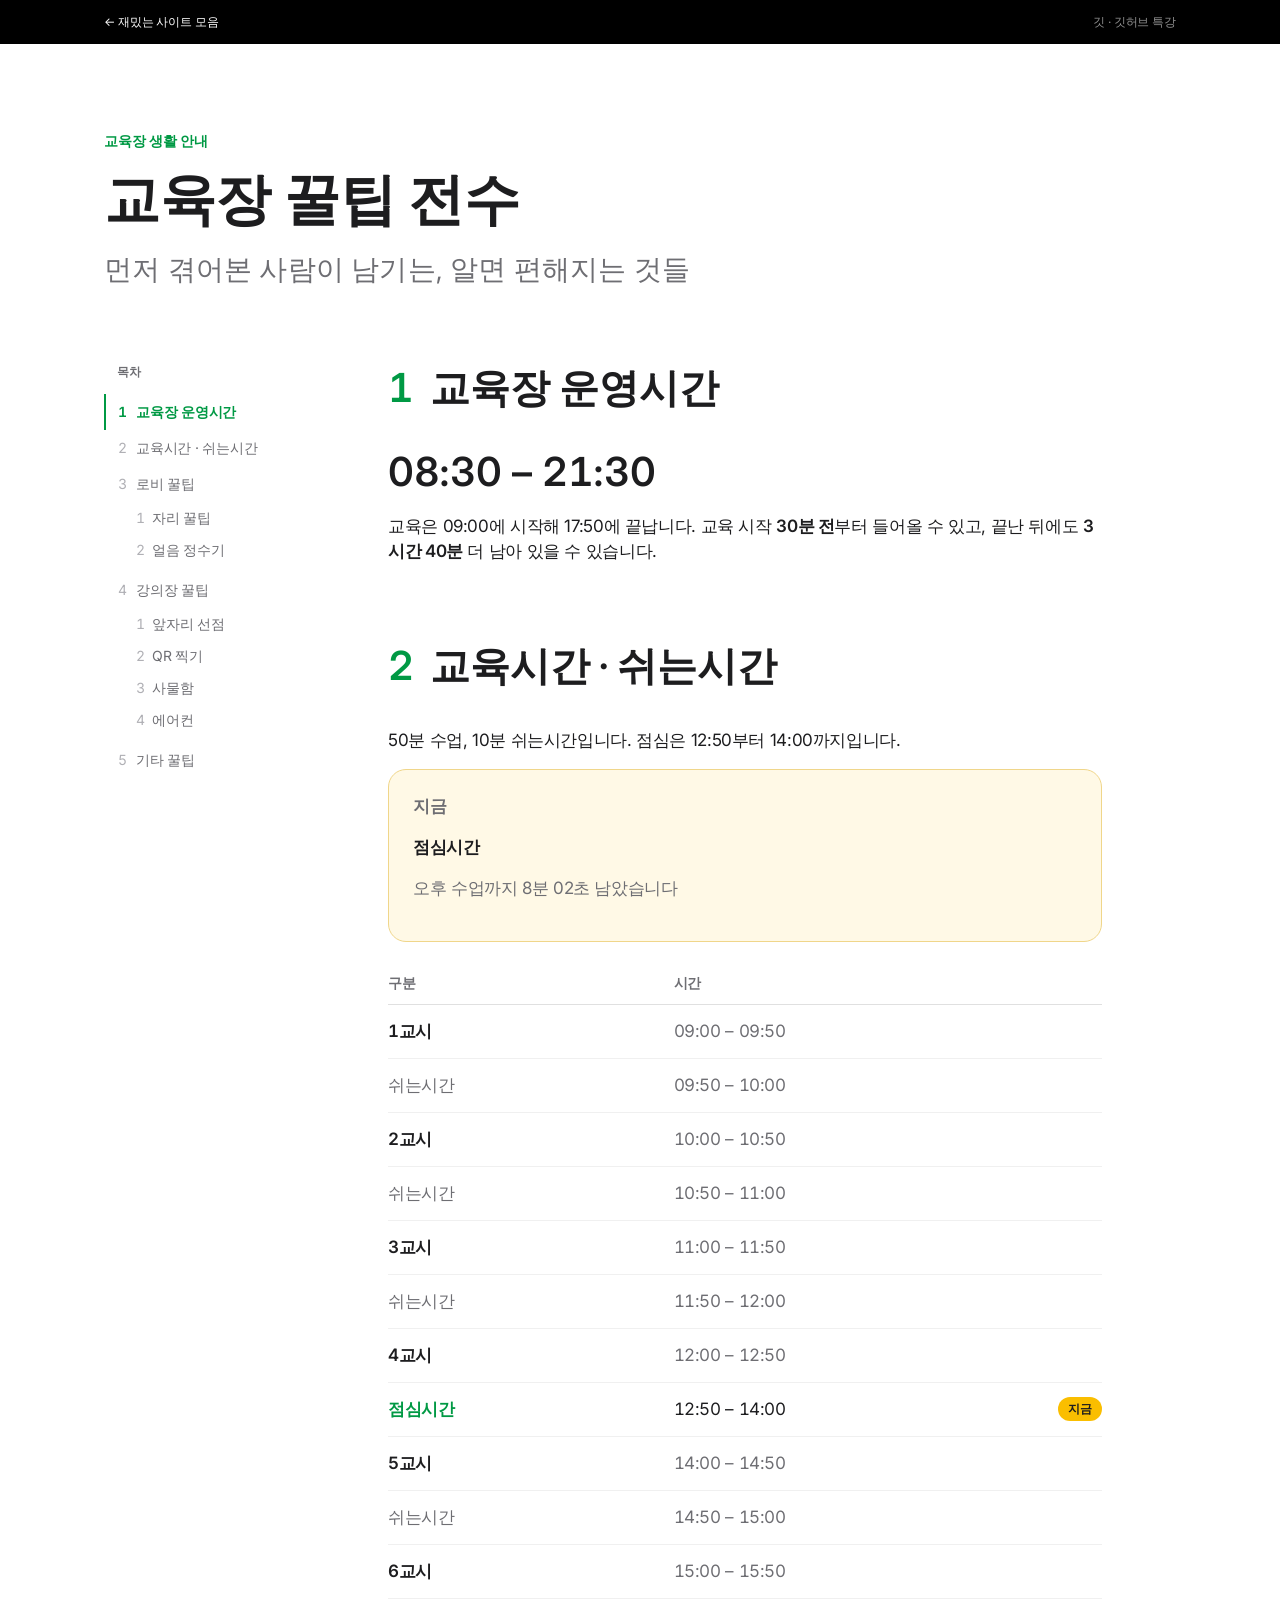
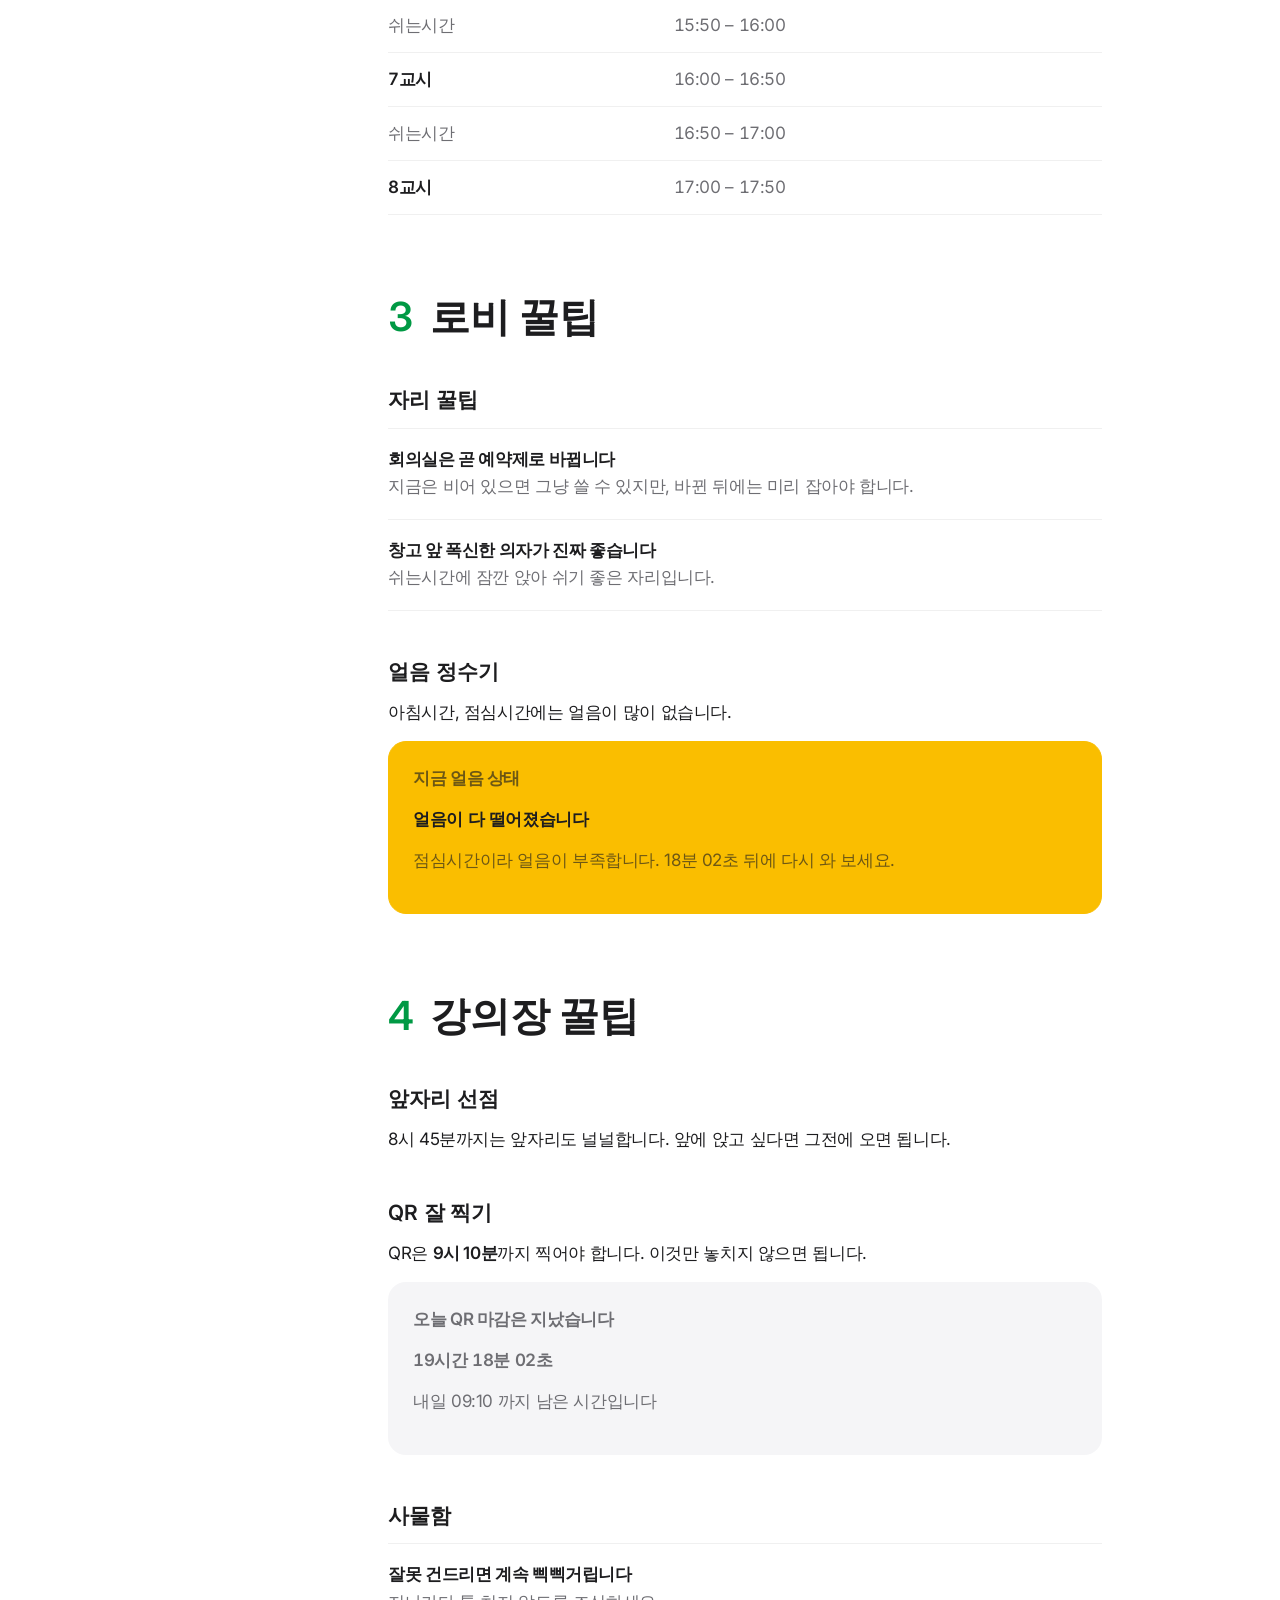
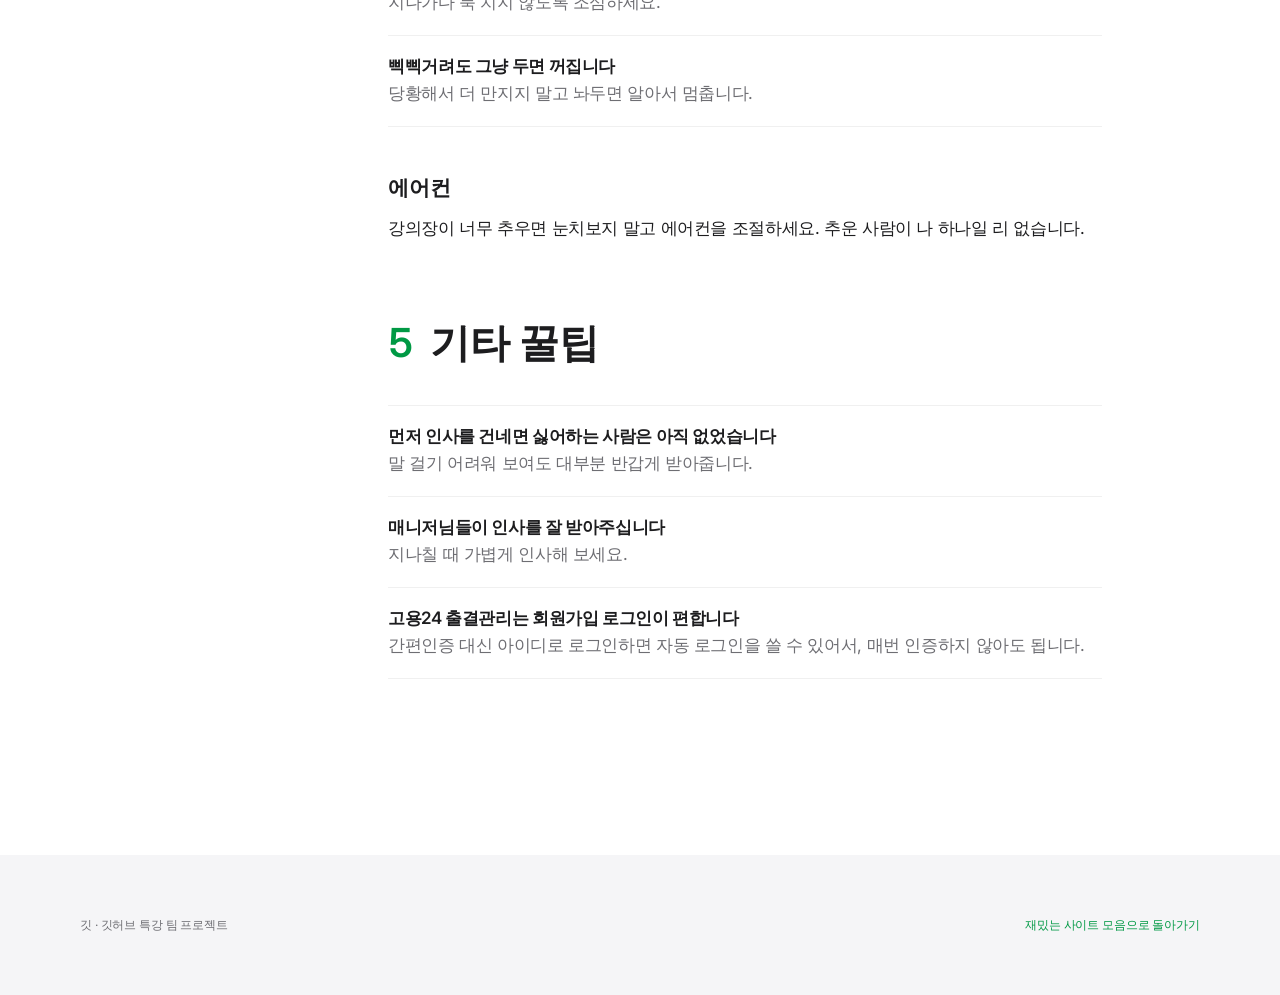
<file: sites/honeytips.html>
<!DOCTYPE html>
<html lang="ko">
<head>
  <meta charset="UTF-8">
  <meta name="viewport" content="width=device-width, initial-scale=1.0">
  <title>교육장 꿀팁 전수 — 재밌는 사이트 모음</title>
  <link rel="stylesheet" href="../style.css">

  <!-- 숫자와 영문을 또렷하게 보여주기 위한 글꼴입니다. 한글은 시스템 글꼴을 씁니다. -->
  <link rel="preconnect" href="https://fonts.googleapis.com">
  <link rel="preconnect" href="https://fonts.gstatic.com" crossorigin>
  <link href="https://fonts.googleapis.com/css2?family=Inter:wght@300;400;600;700&display=swap" rel="stylesheet">

  <!-- ===================================================================
       이 페이지 전용 스타일입니다.
       공통 파일(style.css)은 팀 전체가 같이 쓰므로 건드리지 않고,
       이 페이지에만 필요한 것은 전부 여기에 적습니다.

       디자인 규칙
       - 배경은 흰색. 회색(#f5f5f7)은 바닥글처럼 아주 가끔만 씁니다.
       - 초록(#009944)은 "누를 수 있는 것"과 "정상"에만 씁니다.
       - 노랑(#FABE00)은 "지금 봐야 하는 것"에만 씁니다. 장식으로 쓰지 않습니다.
       - 그림자를 쓰지 않습니다. 구분은 여백과 1px 실선으로만 합니다.
       =================================================================== -->
  <style>
    /* ── 색 ─────────────────────────────────────────────────────
       공통 파일이 정해둔 이름을 그대로 덮어씁니다.
       그래야 공통 파일에서 물려받는 부분도 같은 색으로 따라옵니다. */

    :root {
      --green:       #009944;   /* 누를 수 있는 것 · 정상 */
      --green-dark:  #007a36;   /* 눌렀을 때 */
      --green-focus: #00a84a;   /* 키보드 초점 테두리 */

      --yellow:      #fabe00;   /* 지금 봐야 하는 것 */
      --yellow-soft: #fff9e6;   /* 노랑의 아주 옅은 배경 */
      --yellow-line: #f0d68a;

      --ink:         #1d1d1f;   /* 모든 글자 */
      --ink-soft:    #6e6e73;   /* 보조 설명 */
      --ink-faint:   #6e6e73;   /* 작은 글자용. 더 밝게 하면 흐려서 읽기 어려워집니다 */
      --ink-decor:   #b0b0b5;   /* 목차 앞 번호처럼 읽지 않아도 되는 것 */

      --line:        #e0e0e0;   /* 1px 실선 */
      --line-soft:   #f0f0f0;
      --bg:          #ffffff;
      --card:        #ffffff;
      --parchment:   #f5f5f7;

      --font: -apple-system, BlinkMacSystemFont, "SF Pro Text", "Inter",
              "Pretendard", "Apple SD Gothic Neo", "Malgun Gothic", "맑은 고딕", sans-serif;
      --font-display: -apple-system, BlinkMacSystemFont, "SF Pro Display", "Inter",
              "Pretendard", "Apple SD Gothic Neo", "Malgun Gothic", "맑은 고딕", sans-serif;
    }

    /* ── 바탕 ───────────────────────────────────────────────── */

    body {
      background: var(--bg);
      color: var(--ink);
      font-family: var(--font);
      font-size: 17px;              /* 16px 이 아니라 17px 입니다 */
      font-weight: 400;
      line-height: 1.47;
      letter-spacing: -0.374px;
    }

    /* 키보드로 이동할 때만 보이는 초점 테두리 */
    a:focus-visible {
      outline: 2px solid var(--green-focus);
      outline-offset: 3px;
      border-radius: 5px;
    }

    /* 누르는 순간 살짝 작아집니다 */
    a:active { transform: scale(0.95); }

    /* ── 맨 위 얇은 검은 띠 ─────────────────────────────────── */

    .global-nav {
      position: sticky;
      top: 0;
      z-index: 20;
      height: 44px;
      background: #000000;
      color: #ffffff;
    }

    .global-nav-inner {
      max-width: 1120px;
      height: 100%;
      margin: 0 auto;
      padding: 0 24px;
      display: flex;
      align-items: center;
      justify-content: space-between;
      gap: 16px;
    }

    .global-nav a,
    .global-nav span {
      font-size: 12px;
      font-weight: 400;
      line-height: 1;
      letter-spacing: -0.12px;
      color: #ffffff;
    }

    .global-nav a {
      display: inline-flex;
      align-items: center;
      height: 44px;              /* 손가락으로 누를 수 있는 크기를 확보합니다 */
      transition: opacity 0.15s ease;
    }

    .global-nav a:hover { opacity: 0.66; }
    .global-nav span { color: rgba(255, 255, 255, 0.56); }

    /* ── 큰 제목 ────────────────────────────────────────────── */

    .hero-band {
      max-width: 1120px;
      margin: 0 auto;
      padding: 88px 24px 72px;
    }

    .hero-kicker {
      margin: 0 0 20px;
      font-size: 14px;
      font-weight: 600;
      line-height: 1.29;
      letter-spacing: -0.224px;
      color: var(--green);
    }

    .hero-band h1 {
      margin: 0;
      font-family: var(--font-display);
      font-size: 56px;
      font-weight: 600;
      line-height: 1.07;
      letter-spacing: -0.28px;
      color: var(--ink);
    }

    .hero-lead {
      margin: 24px 0 0;
      max-width: 34em;
      font-family: var(--font-display);
      font-size: 28px;
      font-weight: 400;
      line-height: 1.14;
      letter-spacing: 0.196px;
      color: var(--ink-soft);
    }

    /* ── 목차 + 본문 2단 구성 ───────────────────────────────── */

    .tips-shell {
      max-width: 1120px;
      margin: 0 auto;
      padding: 0 24px 96px;
      display: grid;
      grid-template-columns: 220px minmax(0, 1fr);
      gap: 64px;
      align-items: start;
    }

    /* ── 왼쪽 목차 ──────────────────────────────────────────── */

    .tips-nav {
      position: sticky;
      top: 68px;                 /* 검은 띠(44px) 아래로 내려 붙입니다 */
      padding-top: 8px;
    }

    .tips-nav-label {
      margin: 0 0 16px;
      padding-left: 13px;
      font-size: 12px;
      font-weight: 600;
      line-height: 1;
      letter-spacing: -0.12px;
      color: var(--ink-faint);
    }

    .tips-nav ol {
      list-style: none;
      margin: 0;
      padding: 0;
      counter-reset: navnum;
    }

    .tips-nav > ol > li { counter-increment: navnum; }

    .tips-nav > ol > li > a::before {
      content: counter(navnum);
      display: inline-block;
      width: 18px;
      color: var(--ink-decor);
      font-variant-numeric: tabular-nums;
    }

    .tips-nav a {
      display: block;
      padding: 9px 12px;
      font-size: 14px;
      font-weight: 400;
      line-height: 1.29;
      letter-spacing: -0.224px;
      color: var(--ink-soft);
      border-left: 2px solid transparent;
      transition: color 0.15s ease;
    }

    .tips-nav a:hover { color: var(--ink); }

    /* 지금 보고 있는 항목 — 배경을 깔지 않고 색과 실선으로만 표시합니다 */
    .tips-nav a.is-current {
      color: var(--green);
      font-weight: 600;
      border-left-color: var(--green);
    }

    .tips-nav a.is-current::before { color: var(--green); }

    /* 지금 보고 있는 소분류가 속한 큰 항목 */
    .tips-nav a.is-parent {
      color: var(--ink);
      border-left-color: var(--line);
    }

    .tips-nav ol ol {
      margin: 0 0 6px;
      padding-left: 18px;
      counter-reset: subnum;
    }

    .tips-nav ol ol li { counter-increment: subnum; }

    .tips-nav ol ol a {
      padding: 7px 12px;
      font-size: 14px;
      color: var(--ink-faint);
    }

    .tips-nav ol ol a::before {
      content: counter(subnum);
      display: inline-block;
      width: 16px;
      color: var(--ink-decor);
      font-variant-numeric: tabular-nums;
    }

    .tips-nav ol ol a.is-current::before { color: var(--green); }

    /* ── 본문 ───────────────────────────────────────────────── */

    .tips-main { min-width: 0; padding-top: 8px; }

    .tips-section { margin-bottom: 80px; scroll-margin-top: 64px; }
    .tips-sub { scroll-margin-top: 64px; }

    .tips-section h2 {
      margin: 0 0 40px;
      font-family: var(--font-display);
      font-size: 40px;
      font-weight: 600;
      line-height: 1.1;
      letter-spacing: 0;
      color: var(--ink);
    }

    .tips-section h2 .num {
      color: var(--green);
      margin-right: 16px;
      font-variant-numeric: tabular-nums;
    }

    .tips-sub { margin-top: 48px; }

    .tips-sub h3 {
      margin: 0 0 16px;
      font-family: var(--font-display);
      font-size: 21px;
      font-weight: 600;
      line-height: 1.19;
      letter-spacing: 0.231px;
      color: var(--ink);
    }

    .tips-section p {
      margin: 0 0 16px;
      max-width: 42em;
      font-size: 17px;
      line-height: 1.47;
      letter-spacing: -0.374px;
    }

    .tips-section p strong { font-weight: 600; }

    /* 운영시간처럼 숫자 하나가 곧 답인 경우.
       바로 위 .tips-section p 규칙보다 우선하도록 선택자를 한 단계 더 붙입니다. */
    .tips-section p.hours-big {
      margin: 0 0 20px;
      font-family: var(--font-display);
      font-size: 40px;
      font-weight: 600;
      line-height: 1.1;
      letter-spacing: -0.374px;
      font-variant-numeric: tabular-nums;
      color: var(--ink);
    }

    /* ── 꿀팁 목록 ──────────────────────────────────────────── */

    .tips-list {
      list-style: none;
      margin: 0;
      padding: 0;
      border-top: 1px solid var(--line-soft);
      max-width: 42em;
    }

    .tips-list li {
      padding: 20px 0;
      border-bottom: 1px solid var(--line-soft);
    }

    .tips-list li strong {
      display: block;
      margin-bottom: 4px;
      font-size: 17px;
      font-weight: 600;
      line-height: 1.24;
      letter-spacing: -0.374px;
      color: var(--ink);
    }

    .tips-list li span {
      display: block;
      font-size: 17px;
      font-weight: 400;
      line-height: 1.47;
      letter-spacing: -0.374px;
      color: var(--ink-soft);
    }

    /* ── 아직 안 채운 자리 ──────────────────────────────────── */

    .tips-todo {
      max-width: 42em;
      border: 1px dashed #d2d2d7;
      border-radius: 18px;
      padding: 24px;
      background: transparent;
    }

    .tips-todo strong {
      display: block;
      margin-bottom: 4px;
      font-size: 17px;
      font-weight: 600;
      letter-spacing: -0.374px;
      color: var(--ink-soft);
    }

    .tips-todo span {
      display: block;
      font-size: 14px;
      line-height: 1.43;
      letter-spacing: -0.224px;
      color: var(--ink-faint);
    }

    /* ── 지금 시각에 따라 바뀌는 상자 ───────────────────────── */

    .widget {
      max-width: 42em;
      border: 1px solid var(--line);
      border-radius: 18px;
      background: var(--card);
      padding: 24px;
      transition: background 0.2s ease, border-color 0.2s ease;
    }

    .widget-label {
      margin: 0 0 12px;
      font-size: 14px;
      font-weight: 600;
      line-height: 1.29;
      letter-spacing: -0.224px;
      color: var(--ink-faint);
    }

    .widget-big {
      margin: 0;
      font-family: var(--font-display);
      font-size: 34px;
      font-weight: 600;
      line-height: 1.2;
      letter-spacing: -0.374px;
      font-variant-numeric: tabular-nums;
      color: var(--ink);
    }

    .widget-note {
      margin: 10px 0 0;
      font-size: 14px;
      font-weight: 400;
      line-height: 1.43;
      letter-spacing: -0.224px;
      color: var(--ink-soft);
    }

    /* 정상 — 흰 바탕에 초록 숫자 */
    .widget[data-state="ok"] .widget-big { color: var(--green); }

    /* 곧 바뀜 — 아주 옅은 노랑 */
    .widget[data-state="soon"] {
      background: var(--yellow-soft);
      border-color: var(--yellow-line);
    }

    /* 지금 봐야 함 — 노랑을 꽉 채웁니다 */
    .widget[data-state="urgent"] {
      background: var(--yellow);
      border-color: var(--yellow);
    }

    .widget[data-state="urgent"] .widget-label,
    .widget[data-state="urgent"] .widget-note { color: rgba(29, 29, 31, 0.64); }

    /* 이미 지나감 — 색을 빼고 조용히 알립니다 */
    .widget[data-state="past"] {
      background: var(--parchment);
      border-color: transparent;
    }

    .widget[data-state="past"] .widget-big { color: var(--ink-faint); }

    /* QR 마감 10분 전에만 천천히 숨을 쉽니다 */
    #w-qr[data-state="urgent"] .widget-big { animation: pulse 1.6s ease-in-out infinite; }

    @keyframes pulse { 50% { opacity: 0.5; } }

    @media (prefers-reduced-motion: reduce) {
      #w-qr[data-state="urgent"] .widget-big { animation: none; }
      a:active { transform: none; }
    }

    /* ── 시간표 ─────────────────────────────────────────────── */

    .timetable {
      width: 100%;
      max-width: 42em;
      border-collapse: collapse;
      font-size: 17px;
      letter-spacing: -0.374px;
    }

    .timetable th {
      text-align: left;
      padding: 0 0 12px;
      font-size: 14px;
      font-weight: 600;
      line-height: 1.29;
      letter-spacing: -0.224px;
      color: var(--ink-faint);
      border-bottom: 1px solid var(--line);
    }

    .timetable td {
      padding: 14px 0;
      border-bottom: 1px solid var(--line-soft);
      font-variant-numeric: tabular-nums;
      color: var(--ink-soft);
    }

    .timetable .t-name { font-weight: 600; color: var(--ink); width: 40%; }

    /* 쉬는시간과 점심은 수업보다 한 톤 조용하게 */
    .timetable tr[data-kind="break"] .t-name,
    .timetable tr[data-kind="lunch"] .t-name {
      font-weight: 400;
      color: var(--ink-soft);
    }

    .timetable .t-now { width: 64px; text-align: right; }

    /* 지금 진행 중인 줄 */
    .timetable tr.is-now .t-name { color: var(--green); font-weight: 600; }
    .timetable tr.is-now td { color: var(--ink); }

    /* "지금" 표시는 노랑 알약 하나로만 */
    .timetable .t-now:not(:empty) {
      font-size: 0;                 /* 칸의 글자 크기를 지우고 알약만 남깁니다 */
    }

    .timetable .t-now:not(:empty)::after {
      content: "지금";
      display: inline-block;
      padding: 4px 10px;
      border-radius: 9999px;
      background: var(--yellow);
      color: var(--ink);
      font-size: 12px;
      font-weight: 600;
      line-height: 1.3;
      letter-spacing: -0.12px;
    }

    /* ── 바닥글 ─────────────────────────────────────────────── */

    .page-foot {
      background: var(--parchment);
      padding: 64px 24px;
    }

    .page-foot-inner {
      max-width: 1120px;
      margin: 0 auto;
      display: flex;
      justify-content: space-between;
      flex-wrap: wrap;
      gap: 12px;
      font-size: 12px;
      font-weight: 400;
      line-height: 1;
      letter-spacing: -0.12px;
      color: var(--ink-soft);
    }

    .page-foot a { color: var(--green); }

    /* ── 좁은 화면 ──────────────────────────────────────────── */

    @media (max-width: 860px) {
      .hero-band { padding: 56px 24px 44px; }
      .hero-band h1 { font-size: 34px; }
      .hero-lead { font-size: 21px; margin-top: 16px; }

      .tips-shell {
        /* minmax(0, 1fr) 로 적어야 목차 칩이 길어져도 화면 폭을 밀어내지 않습니다 */
        grid-template-columns: minmax(0, 1fr);
        gap: 0;
      }

      .tips-nav {
        position: sticky;
        top: 44px;
        z-index: 10;
        padding: 12px 0;
        background: rgba(255, 255, 255, 0.8);
        backdrop-filter: saturate(180%) blur(20px);
        -webkit-backdrop-filter: saturate(180%) blur(20px);
        border-bottom: 1px solid var(--line);
        margin-bottom: 32px;
      }

      .tips-nav-label { display: none; }
      .tips-nav ol ol { display: none; }   /* 좁은 화면에선 큰 항목만 보여줍니다 */

      .tips-nav > ol {
        display: flex;
        gap: 4px;
        overflow-x: auto;
        scrollbar-width: none;
      }

      .tips-nav > ol::-webkit-scrollbar { display: none; }
      .tips-nav > ol > li { flex: 0 0 auto; }

      .tips-nav a {
        border-left: 0;
        border-radius: 9999px;
        white-space: nowrap;
        padding: 8px 14px;
      }

      /* 소분류가 숨겨지므로, 소분류를 보고 있을 때는 큰 항목을 대신 켭니다 */
      .tips-nav a.is-current,
      .tips-nav a.is-parent {
        background: var(--green);
        color: #ffffff;
        font-weight: 400;
        border-left: 0;
      }

      .tips-nav a.is-current::before,
      .tips-nav a.is-parent::before { color: rgba(255, 255, 255, 0.6); }

      .tips-section { margin-bottom: 56px; }
      .tips-section h2 { font-size: 28px; margin-bottom: 28px; }
      .tips-sub { margin-top: 36px; }
      .widget-big { font-size: 28px; }
    }

    @media (max-width: 419px) {
      .hero-band h1 { font-size: 28px; }
      .tips-section h2 { font-size: 24px; }
      .timetable { font-size: 15px; }
    }
  </style>
</head>
<body>

  <!-- ① 맨 위 얇은 검은 띠 -->
  <nav class="global-nav">
    <div class="global-nav-inner">
      <a href="../index.html">← 재밌는 사이트 모음</a>
      <span>깃 · 깃허브 특강</span>
    </div>
  </nav>

  <!-- ② 큰 제목 -->
  <header class="hero-band">
    <p class="hero-kicker">교육장 생활 안내</p>
    <h1>교육장 꿀팁 전수</h1>
    <p class="hero-lead">먼저 겪어본 사람이 남기는, 알면 편해지는 것들</p>
  </header>

  <div class="tips-shell">

    <!-- ③ 왼쪽 목차 -->
    <nav class="tips-nav" aria-label="페이지 목차">
      <p class="tips-nav-label">목차</p>
      <ol>
        <li><a href="#hours">교육장 운영시간</a></li>
        <li><a href="#timetable">교육시간 · 쉬는시간</a></li>
        <li>
          <a href="#lobby">로비 꿀팁</a>
          <ol>
            <li><a href="#lobby-seat">자리 꿀팁</a></li>
            <li><a href="#lobby-ice">얼음 정수기</a></li>
          </ol>
        </li>
        <li>
          <a href="#room">강의장 꿀팁</a>
          <ol>
            <li><a href="#room-seat">앞자리 선점</a></li>
            <li><a href="#room-qr">QR 찍기</a></li>
            <li><a href="#room-locker">사물함</a></li>
            <li><a href="#room-aircon">에어컨</a></li>
          </ol>
        </li>
        <li><a href="#etc">기타 꿀팁</a></li>
      </ol>
    </nav>

    <!-- ④ 본문 -->
    <main class="tips-main">

      <!-- 1. 교육장 운영시간 -->
      <section class="tips-section" id="hours">
        <h2><span class="num">1</span>교육장 운영시간</h2>

        <p class="hours-big">08:30 – 21:30</p>

        <p>교육은 09:00에 시작해 17:50에 끝납니다. 교육 시작 <strong>30분 전</strong>부터 들어올 수 있고,
        끝난 뒤에도 <strong>3시간 40분</strong> 더 남아 있을 수 있습니다.</p>
      </section>

      <!-- 2. 교육시간 · 쉬는시간 표 -->
      <section class="tips-section" id="timetable">
        <h2><span class="num">2</span>교육시간 · 쉬는시간</h2>

        <p>50분 수업, 10분 쉬는시간입니다. 점심은 12:50부터 14:00까지입니다.</p>

        <!-- 지금 진행 중인 시간대를 알려주는 상자 -->
        <div class="widget" id="w-period" data-state="ok" style="margin-bottom: 32px">
          <p class="widget-label">지금</p>
          <p class="widget-big" id="period-now">—</p>
          <p class="widget-note" id="period-note">시간을 불러오는 중입니다</p>
        </div>

        <!-- data-start / data-end 는 자정부터 몇 분이 지났는지입니다 (09:00 → 540) -->
        <table class="timetable">
          <thead>
            <tr>
              <th>구분</th>
              <th>시간</th>
              <th class="t-now"></th>
            </tr>
          </thead>
          <tbody id="timetable-body">
            <tr data-kind="class" data-start="540"  data-end="590"><td class="t-name">1교시</td><td>09:00 – 09:50</td><td class="t-now"></td></tr>
            <tr data-kind="break" data-start="590"  data-end="600"><td class="t-name">쉬는시간</td><td>09:50 – 10:00</td><td class="t-now"></td></tr>
            <tr data-kind="class" data-start="600"  data-end="650"><td class="t-name">2교시</td><td>10:00 – 10:50</td><td class="t-now"></td></tr>
            <tr data-kind="break" data-start="650"  data-end="660"><td class="t-name">쉬는시간</td><td>10:50 – 11:00</td><td class="t-now"></td></tr>
            <tr data-kind="class" data-start="660"  data-end="710"><td class="t-name">3교시</td><td>11:00 – 11:50</td><td class="t-now"></td></tr>
            <tr data-kind="break" data-start="710"  data-end="720"><td class="t-name">쉬는시간</td><td>11:50 – 12:00</td><td class="t-now"></td></tr>
            <tr data-kind="class" data-start="720"  data-end="770"><td class="t-name">4교시</td><td>12:00 – 12:50</td><td class="t-now"></td></tr>
            <tr data-kind="lunch" data-start="770"  data-end="840"><td class="t-name">점심시간</td><td>12:50 – 14:00</td><td class="t-now"></td></tr>
            <tr data-kind="class" data-start="840"  data-end="890"><td class="t-name">5교시</td><td>14:00 – 14:50</td><td class="t-now"></td></tr>
            <tr data-kind="break" data-start="890"  data-end="900"><td class="t-name">쉬는시간</td><td>14:50 – 15:00</td><td class="t-now"></td></tr>
            <tr data-kind="class" data-start="900"  data-end="950"><td class="t-name">6교시</td><td>15:00 – 15:50</td><td class="t-now"></td></tr>
            <tr data-kind="break" data-start="950"  data-end="960"><td class="t-name">쉬는시간</td><td>15:50 – 16:00</td><td class="t-now"></td></tr>
            <tr data-kind="class" data-start="960"  data-end="1010"><td class="t-name">7교시</td><td>16:00 – 16:50</td><td class="t-now"></td></tr>
            <tr data-kind="break" data-start="1010" data-end="1020"><td class="t-name">쉬는시간</td><td>16:50 – 17:00</td><td class="t-now"></td></tr>
            <tr data-kind="class" data-start="1020" data-end="1070"><td class="t-name">8교시</td><td>17:00 – 17:50</td><td class="t-now"></td></tr>
          </tbody>
        </table>
      </section>

      <!-- 3. 로비 꿀팁 -->
      <section class="tips-section" id="lobby">
        <h2><span class="num">3</span>로비 꿀팁</h2>

        <div class="tips-sub" id="lobby-seat">
          <h3>자리 꿀팁</h3>
          <ul class="tips-list">
            <li>
              <strong>회의실은 곧 예약제로 바뀝니다</strong>
              <span>지금은 비어 있으면 그냥 쓸 수 있지만, 바뀐 뒤에는 미리 잡아야 합니다.</span>
            </li>
            <li>
              <strong>창고 앞 폭신한 의자가 진짜 좋습니다</strong>
              <span>쉬는시간에 잠깐 앉아 쉬기 좋은 자리입니다.</span>
            </li>
          </ul>
        </div>

        <div class="tips-sub" id="lobby-ice">
          <h3>얼음 정수기</h3>
          <p>아침시간, 점심시간에는 얼음이 많이 없습니다.</p>

          <div class="widget" id="w-ice" data-state="ok">
            <p class="widget-label">지금 얼음 상태</p>
            <p class="widget-big" id="ice-status">—</p>
            <p class="widget-note" id="ice-note">시간을 불러오는 중입니다</p>
          </div>
        </div>

      </section>

      <!-- 4. 강의장 꿀팁 -->
      <section class="tips-section" id="room">
        <h2><span class="num">4</span>강의장 꿀팁</h2>

        <div class="tips-sub" id="room-seat">
          <h3>앞자리 선점</h3>
          <p>8시 45분까지는 앞자리도 널널합니다. 앞에 앉고 싶다면 그전에 오면 됩니다.</p>
        </div>

        <div class="tips-sub" id="room-qr">
          <h3>QR 잘 찍기</h3>
          <p>QR은 <strong>9시 10분</strong>까지 찍어야 합니다. 이것만 놓치지 않으면 됩니다.</p>

          <div class="widget" id="w-qr" data-state="ok">
            <p class="widget-label">QR 마감까지</p>
            <p class="widget-big" id="qr-count">—</p>
            <p class="widget-note" id="qr-note">시간을 불러오는 중입니다</p>
          </div>
        </div>

        <div class="tips-sub" id="room-locker">
          <h3>사물함</h3>
          <ul class="tips-list">
            <li>
              <strong>잘못 건드리면 계속 삑삑거립니다</strong>
              <span>지나가다 툭 치지 않도록 조심하세요.</span>
            </li>
            <li>
              <strong>삑삑거려도 그냥 두면 꺼집니다</strong>
              <span>당황해서 더 만지지 말고 놔두면 알아서 멈춥니다.</span>
            </li>
          </ul>
        </div>

        <div class="tips-sub" id="room-aircon">
          <h3>에어컨</h3>
          <p>강의장이 너무 추우면 눈치보지 말고 에어컨을 조절하세요. 추운 사람이 나 하나일 리 없습니다.</p>
        </div>
      </section>

      <!-- 5. 기타 꿀팁 -->
      <section class="tips-section" id="etc">
        <h2><span class="num">5</span>기타 꿀팁</h2>

        <ul class="tips-list">
          <li>
            <strong>먼저 인사를 건네면 싫어하는 사람은 아직 없었습니다</strong>
            <span>말 걸기 어려워 보여도 대부분 반갑게 받아줍니다.</span>
          </li>
          <li>
            <strong>매니저님들이 인사를 잘 받아주십니다</strong>
            <span>지나칠 때 가볍게 인사해 보세요.</span>
          </li>
          <li>
            <strong>고용24 출결관리는 회원가입 로그인이 편합니다</strong>
            <span>간편인증 대신 아이디로 로그인하면 자동 로그인을 쓸 수 있어서, 매번 인증하지 않아도 됩니다.</span>
          </li>
        </ul>
      </section>

    </main>
  </div>

  <!-- ⑤ 바닥글 -->
  <footer class="page-foot">
    <div class="page-foot-inner">
      <span>깃 · 깃허브 특강 팀 프로젝트</span>
      <a href="../index.html">재밌는 사이트 모음으로 돌아가기</a>
    </div>
  </footer>

  <script>
  (function () {
    'use strict';

    /* ================================================================
       지금 시각 (한국시간 기준)
       보는 사람의 컴퓨터가 다른 시간대로 맞춰져 있어도
       항상 서울 시각으로 계산하기 위해 Intl 을 씁니다.
       ================================================================ */
    function kstNow() {
      var parts = new Intl.DateTimeFormat('en-US', {
        timeZone: 'Asia/Seoul',
        hour12: false,
        hour: '2-digit', minute: '2-digit', second: '2-digit'
      }).formatToParts(new Date());

      var get = function (type) {
        var found = parts.find(function (p) { return p.type === type; });
        return found ? parseInt(found.value, 10) : 0;
      };

      var h = get('hour');
      if (h === 24) { h = 0; }              // 환경에 따라 자정을 24로 주는 경우가 있습니다

      return { h: h, m: get('minute'), s: get('second') };
    }

    function pad(n) { return n < 10 ? '0' + n : String(n); }

    /* 남은 초를 "1시간 12분 30초" 같은 말로 바꿉니다 */
    function speakLeft(totalSec) {
      var h = Math.floor(totalSec / 3600);
      var m = Math.floor((totalSec % 3600) / 60);
      var s = totalSec % 60;
      if (h > 0) { return h + '시간 ' + pad(m) + '분 ' + pad(s) + '초'; }
      if (m > 0) { return m + '분 ' + pad(s) + '초'; }
      return s + '초';
    }

    /* 상자의 색을 정하는 이름입니다.
       ok 정상 · soon 곧 바뀜 · urgent 지금 봐야 함 · past 이미 지나감 */

    /* ================================================================
       ① 시간표 — 지금 진행 중인 줄을 강조합니다
       ================================================================ */
    var rows      = Array.prototype.slice.call(document.querySelectorAll('#timetable-body tr'));
    var wPeriod   = document.getElementById('w-period');
    var elPerNow  = document.getElementById('period-now');
    var elPerNote = document.getElementById('period-note');

    var DAY_START = 540;   // 09:00

    function updateTimetable(now) {
      var minOfDay = now.h * 60 + now.m;
      var secOfDay = now.h * 3600 + now.m * 60 + now.s;
      var current  = null;

      rows.forEach(function (row) {
        var start = parseInt(row.getAttribute('data-start'), 10);
        var end   = parseInt(row.getAttribute('data-end'), 10);
        var isNow = minOfDay >= start && minOfDay < end;

        row.classList.toggle('is-now', isNow);
        row.querySelector('.t-now').textContent = isNow ? '지금' : '';

        if (isNow) { current = { row: row, end: end, isLast: row === rows[rows.length - 1] }; }
      });

      if (current) {
        var kind    = current.row.getAttribute('data-kind');
        var name    = current.row.querySelector('.t-name').textContent;
        var leftSec = (current.end * 60) - secOfDay;

        // 마지막 교시 뒤에는 쉬는시간이 아니라 하교가 기다립니다
        var next    = current.isLast     ? '교육 종료까지' :
                      kind === 'class'   ? '쉬는시간까지'  :
                      kind === 'lunch'   ? '오후 수업까지' : '수업 시작까지';

        wPeriod.setAttribute('data-state', kind === 'class' ? 'ok' : 'soon');
        elPerNow.textContent  = name;
        elPerNote.textContent = next + ' ' + speakLeft(leftSec) + ' 남았습니다';
        return;
      }

      // 진행 중인 시간대가 없을 때 — 수업 전이거나 수업이 끝난 뒤입니다
      if (minOfDay < DAY_START) {
        wPeriod.setAttribute('data-state', 'soon');
        elPerNow.textContent  = '수업 전';
        elPerNote.textContent = '1교시 시작까지 ' + speakLeft((DAY_START * 60) - secOfDay) + ' 남았습니다';
      } else {
        wPeriod.setAttribute('data-state', 'past');
        elPerNow.textContent  = '교육 종료';
        elPerNote.textContent = '오늘 교육은 17:50에 끝났습니다. 고생하셨습니다.';
      }
    }

    /* ================================================================
       ② QR 마감 카운트다운 — 매일 09:10 까지
       ================================================================ */
    var QR_DEADLINE = 9 * 3600 + 10 * 60;   // 09:10 을 초로 바꾼 값

    var wQr      = document.getElementById('w-qr');
    var elQrBig  = document.getElementById('qr-count');
    var elQrNote = document.getElementById('qr-note');
    var lblQr    = wQr.querySelector('.widget-label');

    function updateQr(now) {
      var left = QR_DEADLINE - (now.h * 3600 + now.m * 60 + now.s);

      if (left > 0) {
        // 아직 오늘 마감 전입니다
        lblQr.textContent    = 'QR 마감까지';
        elQrBig.textContent  = speakLeft(left);
        elQrNote.textContent = '09:10 까지 찍으면 됩니다';

        wQr.setAttribute('data-state',
          left <= 10 * 60 ? 'urgent' :      // 10분 이하 — 노랑을 꽉 채웁니다
          left <= 30 * 60 ? 'soon'   :      // 30분 이하 — 옅은 노랑
                            'ok');
      } else {
        // 오늘 마감은 지났으므로 내일 09:10 을 보여줍니다
        lblQr.textContent    = '오늘 QR 마감은 지났습니다';
        elQrBig.textContent  = speakLeft(left + 86400);
        elQrNote.textContent = '내일 09:10 까지 남은 시간입니다';
        wQr.setAttribute('data-state', 'past');
      }
    }

    /* ================================================================
       ③ 얼음 정수기 상태
       아침 08:40–09:10, 점심 13:40–14:10 에는 얼음이 떨어집니다
       ================================================================ */
    var ICE_EMPTY_WINDOWS = [
      { from:  8 * 60 + 40, to:  9 * 60 + 10, when: '아침' },
      { from: 13 * 60 + 40, to: 14 * 60 + 10, when: '점심' }
    ];

    var wIce      = document.getElementById('w-ice');
    var elIceBig  = document.getElementById('ice-status');
    var elIceNote = document.getElementById('ice-note');

    function updateIce(now) {
      var minOfDay = now.h * 60 + now.m;

      var window_ = ICE_EMPTY_WINDOWS.filter(function (w) {
        return minOfDay >= w.from && minOfDay < w.to;
      })[0];

      if (window_) {
        var backSec = (window_.to * 60) - (now.h * 3600 + now.m * 60 + now.s);
        wIce.setAttribute('data-state', 'urgent');
        elIceBig.textContent  = '얼음이 다 떨어졌습니다';
        elIceNote.textContent = window_.when + '시간이라 얼음이 부족합니다. ' +
                                speakLeft(backSec) + ' 뒤에 다시 와 보세요.';
      } else {
        wIce.setAttribute('data-state', 'ok');
        elIceBig.textContent  = '얼음이 있습니다';
        elIceNote.textContent = '지금은 얼음이 남아 있을 시간대입니다.';
      }
    }

    /* ================================================================
       1초마다 세 위젯을 함께 갱신합니다
       ================================================================ */
    function tick() {
      var now = kstNow();
      updateTimetable(now);
      updateQr(now);
      updateIce(now);
    }

    tick();
    setInterval(tick, 1000);

    /* ================================================================
       ④ 왼쪽 목차 — 지금 보고 있는 항목을 표시합니다
       ================================================================ */
    var navLinks = Array.prototype.slice.call(document.querySelectorAll('.tips-nav a'));

    var targets = navLinks.map(function (link) {
      return document.querySelector(link.getAttribute('href'));
    }).filter(Boolean);

    function markCurrent(id) {
      var hit = null;

      navLinks.forEach(function (link) {
        var isHit = link.getAttribute('href') === '#' + id;
        link.classList.toggle('is-current', isHit);
        link.classList.remove('is-parent');
        if (isHit) { hit = link; }
      });

      // 소분류가 켜졌다면 그것이 속한 큰 항목도 함께 표시합니다.
      // (좁은 화면에서는 소분류가 숨겨지므로 이 표시가 있어야 위치를 알 수 있습니다)
      if (hit) {
        var parentItem = hit.parentElement.parentElement.closest('li');
        if (parentItem) {
          var parentLink = parentItem.querySelector(':scope > a');
          if (parentLink) { parentLink.classList.add('is-parent'); }
        }
      }
    }

    var SPY_LINE = 140;   // 화면 위에서 이만큼 내려온 지점을 기준선으로 삼습니다

    function updateSpy() {
      if (!targets.length) { return; }

      // 기준선을 이미 지나친 것들 중 가장 마지막 항목이 "지금 보고 있는 곳"입니다.
      // 큰 항목보다 작은 항목이 문서상 뒤에 오므로, 자연스럽게 작은 항목이 잡힙니다.
      var currentId = targets[0].id;

      targets.forEach(function (el) {
        if (el.getBoundingClientRect().top <= SPY_LINE) { currentId = el.id; }
      });

      // 페이지 맨 아래까지 내려왔다면 마지막 항목으로 맞춥니다
      if (window.innerHeight + window.scrollY >= document.body.scrollHeight - 2) {
        currentId = targets[targets.length - 1].id;
      }

      markCurrent(currentId);
    }

    // 항목이 열 몇 개뿐이라 스크롤할 때마다 바로 계산해도 충분히 가볍습니다
    window.addEventListener('scroll', updateSpy, { passive: true });
    window.addEventListener('resize', updateSpy);
    updateSpy();
  })();
  </script>

</body>
</html>
</file>
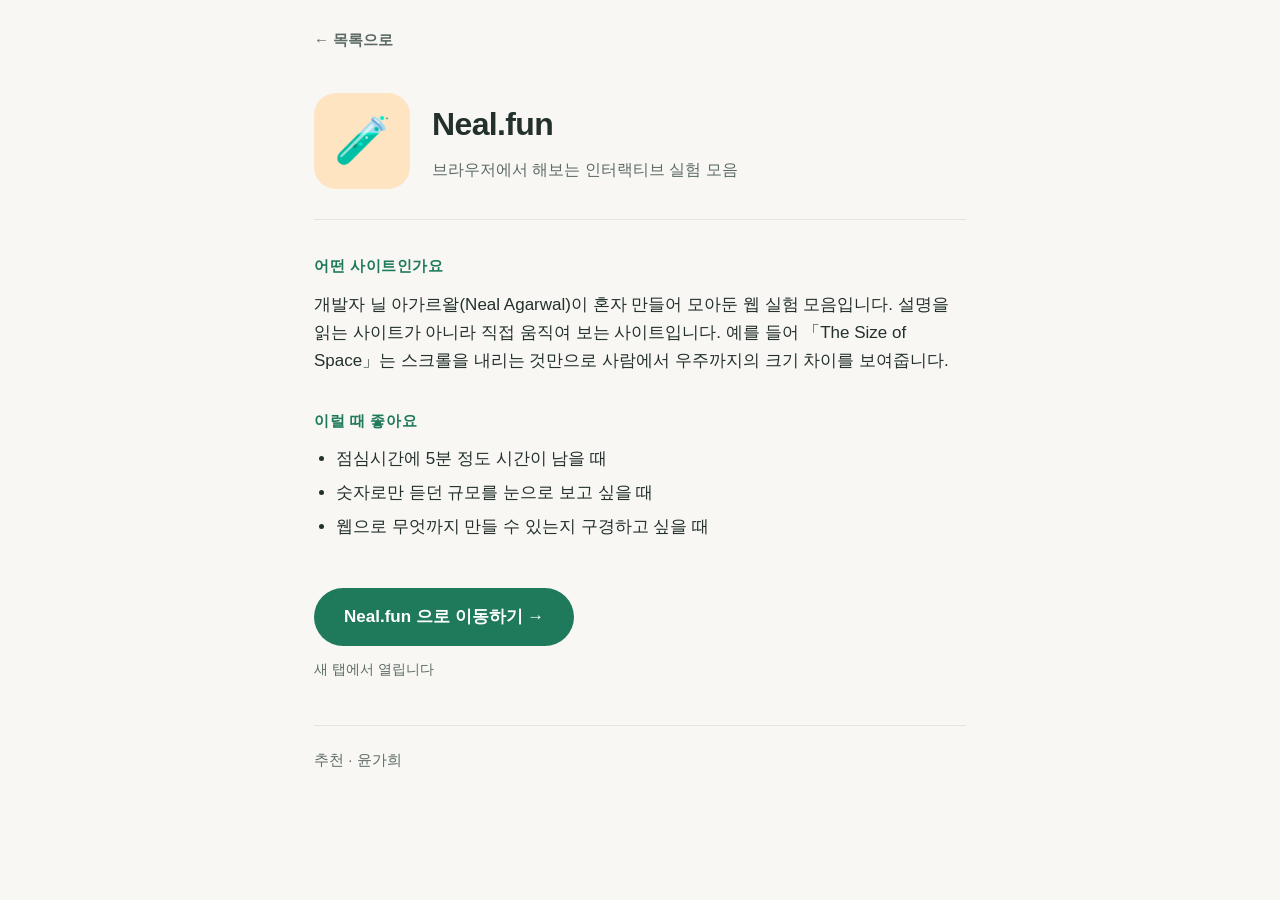
<file: sites/neal-fun.html>
<!DOCTYPE html>
<html lang="ko">
<head>
  <meta charset="UTF-8">
  <meta name="viewport" content="width=device-width, initial-scale=1.0">
  <title>Neal.fun — 재밌는 사이트 모음</title>
  <link rel="stylesheet" href="../style.css">
</head>
<body>

  <div class="container container-narrow">

    <nav class="detail-nav">
      <a href="../index.html">← 목록으로</a>
    </nav>

    <!-- ① 제목과 한 줄 소개 -->
    <header class="detail-head">
      <div class="detail-thumb" style="--thumb:#ffe4c2">🧪</div>
      <div>
        <h1>Neal.fun</h1> <!-- 제목 -->
        <p>브라우저에서 해보는 인터랙티브 실험 모음</p> <!-- 한 줄 소개 -->
      </div>
    </header>

    <!-- ② 어떤 사이트인가 -->
    <section class="detail-section">
      <h2>어떤 사이트인가요</h2> 
      <p> <!-- 어떤 사이트인지 소개 -->
        개발자 닐 아가르왈(Neal Agarwal)이 혼자 만들어 모아둔 웹 실험 모음입니다.
        설명을 읽는 사이트가 아니라 직접 움직여 보는 사이트입니다.
        예를 들어 「The Size of Space」는 스크롤을 내리는 것만으로
        사람에서 우주까지의 크기 차이를 보여줍니다.
      </p>
    </section>

    <!-- ③ 이럴 때 좋아요 -->
    <section class="detail-section">
      <h2>이럴 때 좋아요</h2>
      <p> <!-- 이럴 때 좋아요 -->
        <ul>
          <li>점심시간에 5분 정도 시간이 남을 때</li>
          <li>숫자로만 듣던 규모를 눈으로 보고 싶을 때</li>
          <li>웹으로 무엇까지 만들 수 있는지 구경하고 싶을 때</li>
        </ul>
      </p>
    </section>

    <!-- ④ 원래 사이트로 이동하는 링크 --> 
    <a class="visit" href="https://neal.fun" target="_blank" rel="noopener">
      Neal.fun 으로 이동하기 →
    </a>
    <p class="visit-note">새 탭에서 열립니다</p>

    <!-- ⑤ 추천한 사람 -->
    <footer class="detail-foot">
      추천 · 윤가희
    </footer>

  </div>

</body>
</html>
</file>
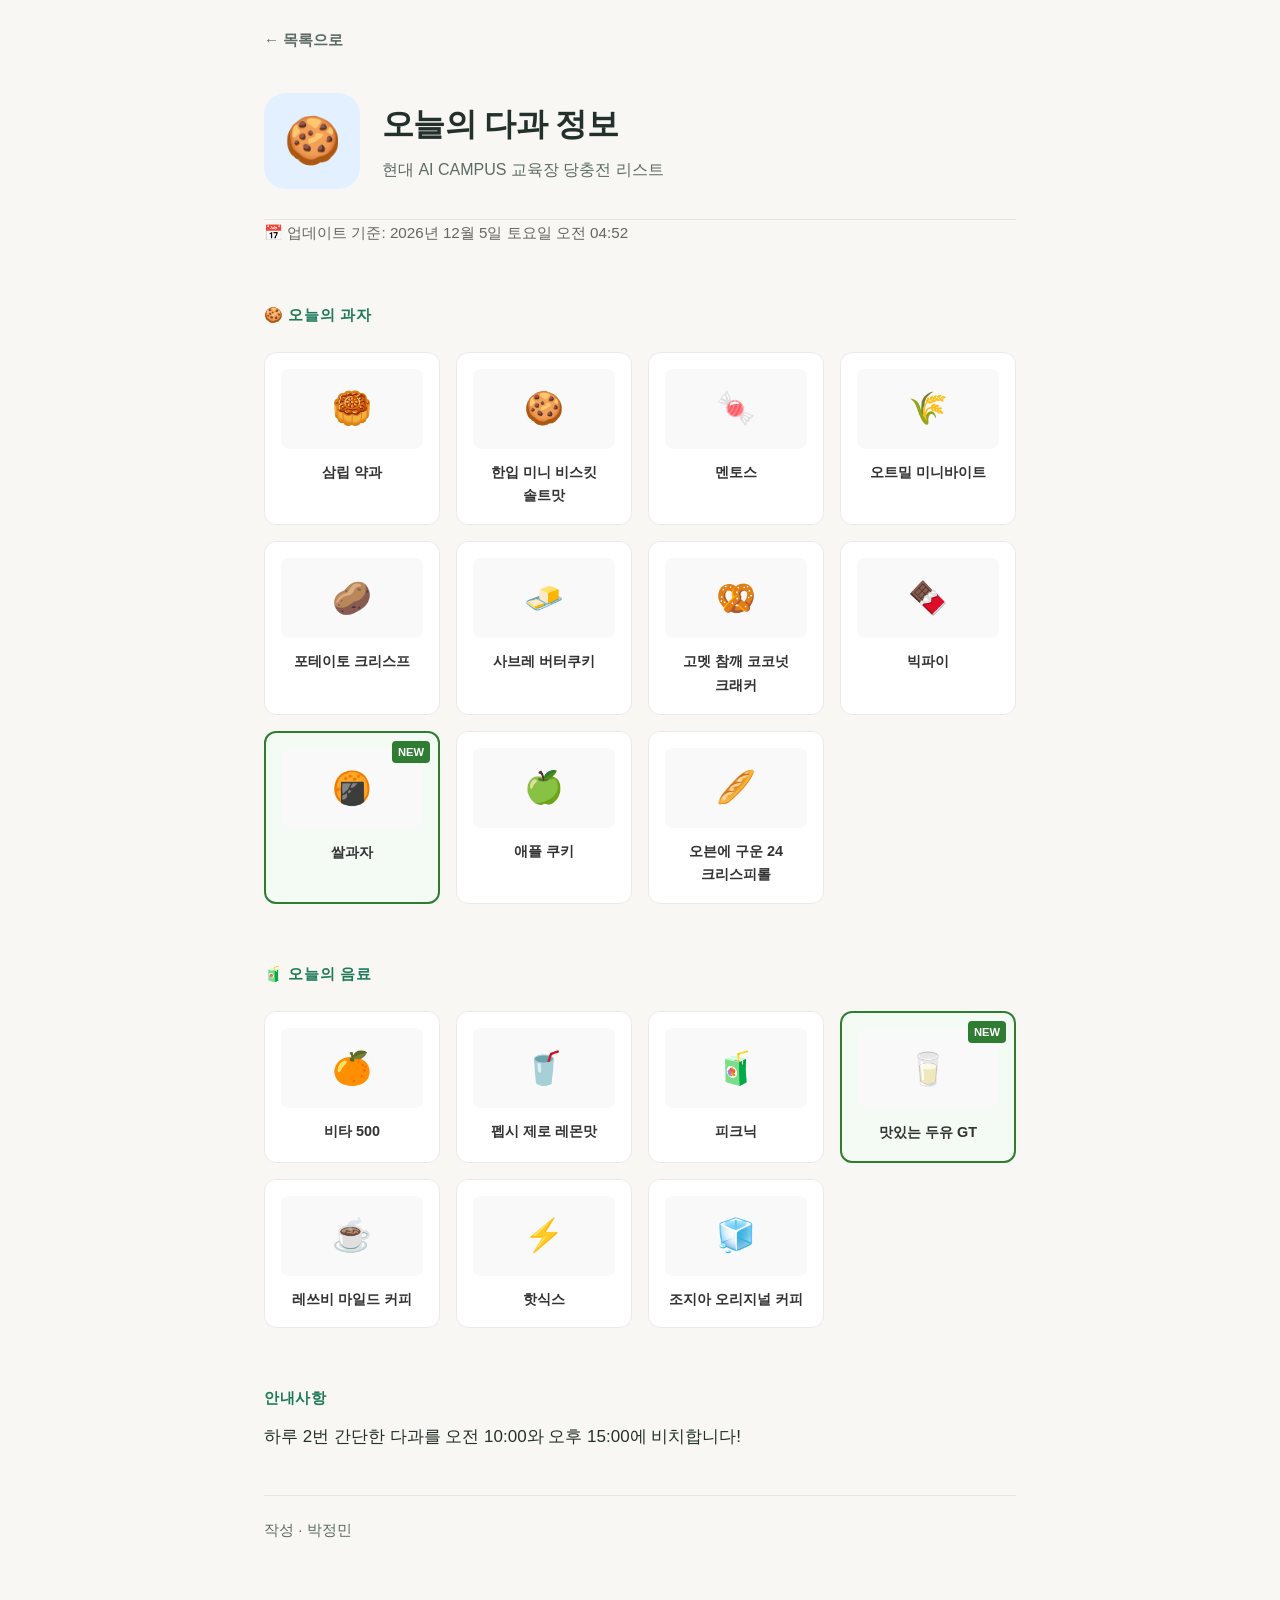
<file: sites/snack-and-drink.html>
<!DOCTYPE html>
<html lang="ko">
<head>
  <meta charset="UTF-8">
  <meta name="viewport" content="width=device-width, initial-scale=1.0">
  <title>오늘의 다과정보 — 현대 AI CAMPUS 아세요? 그렇다고 해주소.</title>
  <link rel="stylesheet" href="../style.css">
  <style>
    /* 다과 그리드 및 추가 스타일 정의 */
    .datetime-banner {
      font-size: 0.95rem;
      color: #666;
      margin-bottom: 1.5rem;
      font-weight: 500;
    }

    /* 그리드 레이아웃 (4열) */
    .snack-grid {
      display: grid;
      grid-template-columns: repeat(4, 1fr);
      gap: 1rem;
      margin: 1.5rem 0;
    }

    /* 개별 카드 스타일 */
    .snack-card {
      background: #fff;
      border: 1px solid #eaeaea;
      border-radius: 12px;
      padding: 1rem;
      text-align: center;
      position: relative;
      display: flex;
      flex-direction: column;
      align-items: center;
      transition: transform 0.2s ease;
    }

    .snack-card:hover {
      transform: translateY(-3px);
    }

    /* 아이콘/이미지 영역 */
    .snack-img {
      width: 100%;
      height: 80px;
      object-fit: contain;
      margin-bottom: 0.75rem;
      border-radius: 8px;
      background: #f9f9f9;
      display: flex;
      align-items: center;
      justify-content: center;
      font-size: 2rem;
    }

    /* 아이템 이름 */
    .snack-title {
      font-size: 0.9rem;
      font-weight: 600;
      color: #333;
      word-break: keep-all;
    }

    /* 신상 제품 강조 스타일 */
    .snack-card.new {
      border: 2px solid #2e7d32;
      background-color: #f4fbf4;
    }

    /* 신상 뱃지 */
    .badge-new {
      position: absolute;
      top: 8px;
      right: 8px;
      background-color: #2e7d32;
      color: #fff;
      font-size: 0.7rem;
      font-weight: bold;
      padding: 2px 6px;
      border-radius: 4px;
    }

    /* 반응형 디자인 (모바일 화면에서는 2열로 변경) */
    @media (max-width: 768px) {
      .snack-grid {
        grid-template-columns: repeat(2, 1fr);
      }
    }
  </style>
</head>
<body>

  <div class="container container-narrow" style="max-width: 800px;">

    <nav class="detail-nav">
      <a href="../index.html">← 목록으로</a>
    </nav>

    <!-- ① 제목과 한 줄 소개 -->
    <header class="detail-head">
      <div class="detail-thumb" style="--thumb:#e2f0ff">🍪</div>
      <div>
        <h1>오늘의 다과 정보</h1>
        <p>현대 AI CAMPUS 교육장 당충전 리스트</p>
      </div>
    </header>

    <!-- 🗓️ 상단 날짜와 시간 표시 영역 -->
    <div class="datetime-banner" id="current-datetime"></div>

    <!-- ② 오늘의 과자 섹션 -->
    <section class="detail-section">
      <h2>🍪 오늘의 과자</h2>
      
      <div class="snack-grid">
        <!-- 1 -->
        <div class="snack-card">
          <div class="snack-img">🥮</div>
          <div class="snack-title">삼립 약과</div>
        </div>

        <!-- 2 (신상 예시) -->
        <div class="snack-card">
          <div class="snack-img">🍪</div>
          <div class="snack-title">한입 미니 비스킷 솔트맛</div>
        </div>

        <!-- 3 -->
        <div class="snack-card">
          <div class="snack-img">🍬</div>
          <div class="snack-title">멘토스</div>
        </div>

        <!-- 4 -->
        <div class="snack-card">
          <div class="snack-img">🌾</div>
          <div class="snack-title">오트밀 미니바이트</div>
        </div>

        <!-- 5 -->
        <div class="snack-card">
          <div class="snack-img">🥔</div>
          <div class="snack-title">포테이토 크리스프</div>
        </div>

        <!-- 6 -->
        <div class="snack-card">
          <div class="snack-img">🧈</div>
          <div class="snack-title">사브레 버터쿠키</div>
        </div>

        <!-- 7 -->
        <div class="snack-card">
          <div class="snack-img">🥨</div>
          <div class="snack-title">고멧 참깨 코코넛 크래커</div>
        </div>

        <!-- 8 -->
        <div class="snack-card">
          <div class="snack-img">🍫</div>
          <div class="snack-title">빅파이</div>
        </div>

        <!-- 9 -->
        <div class="snack-card new">
          <span class="badge-new">NEW</span> <!-- 이 부분 추가 -->
          <div class="snack-img">🍘</div>
          <div class="snack-title">쌀과자</div>
        </div>

        <!-- 10 (신상 예시) -->
        <div class="snack-card">
          <div class="snack-img">🍏</div>
          <div class="snack-title">애플 쿠키</div>
        </div>

        <!-- 11 -->
        <div class="snack-card">
          <div class="snack-img">🥖</div>
          <div class="snack-title">오븐에 구운 24 크리스피롤</div>
        </div>
      </div>
    </section>

    <!-- ③ 오늘의 음료 섹션 -->
    <section class="detail-section">
      <h2>🧃 오늘의 음료</h2>
      
      <div class="snack-grid">
        <!-- 1 -->
        <div class="snack-card">
          <div class="snack-img">🍊</div>
          <div class="snack-title">비타 500</div>
        </div>

        <!-- 2 (신상 예시) -->
        <div class="snack-card">
          <div class="snack-img">🥤</div>
          <div class="snack-title">펩시 제로 레몬맛</div>
        </div>

        <!-- 3 -->
        <div class="snack-card">
          <div class="snack-img">🧃</div>
          <div class="snack-title">피크닉</div>
        </div>

        <!-- 4 -->
        <div class="snack-card new">
          <span class="badge-new">NEW</span>
          <div class="snack-img">🥛</div>
          <div class="snack-title">맛있는 두유 GT</div>
        </div>

        <!-- 5 -->
        <div class="snack-card">
          <div class="snack-img">☕</div>
          <div class="snack-title">레쓰비 마일드 커피</div>
        </div>

        <!-- 6 (신상 예시) -->
        <div class="snack-card">
          <div class="snack-img">⚡</div>
          <div class="snack-title">핫식스</div>
        </div>

        <!-- 7 -->
        <div class="snack-card">
          <div class="snack-img">🧊</div>
          <div class="snack-title">조지아 오리지널 커피</div>
        </div>
      </div>
    </section>

    <!-- ④ 안내사항 -->
    <section class="detail-section">
      <h2>안내사항</h2>
      <p>
        하루 2번 간단한 다과를 오전 10:00와 오후 15:00에 비치합니다!
      </p>
    </section>

    <!-- ⑤ 추천한 사람 -->
    <footer class="detail-foot">
      작성 · 박정민
    </footer>

  </div>

  <!-- JavaScript: 실시간 날짜 및 시간 출력 -->
  <script>
    function updateDateTime() {
      const now = new Date();
      const options = { 
        year: 'numeric', 
        month: 'long', 
        day: 'numeric', 
        weekday: 'long', 
        hour: '2-digit', 
        minute: '2-digit' 
      };
      document.getElementById('current-datetime').innerText = `📅 업데이트 기준: ${now.toLocaleDateString('ko-KR', options)}`;
    }
    updateDateTime();
  </script>

</body>
</html>
</file>
<file: style.css>
/* ===================================================================
   재밌는 사이트 모음 — 공통 스타일
   이 파일은 팀장이 처음 한 번만 올립니다.
   각자 작업할 때는 건드리지 않습니다.
   =================================================================== */

:root {
  --green: #1f7a5c;
  --green-dark: #17604a;
  --ink: #23302c;
  --ink-soft: #5d6b66;
  --line: #e4e6e2;
  --bg: #f8f7f3;
  --card: #ffffff;
}

* { box-sizing: border-box; }

body {
  margin: 0;
  background: var(--bg);
  color: var(--ink);
  font-family: -apple-system, BlinkMacSystemFont, "Apple SD Gothic Neo",
               "Pretendard", "Malgun Gothic", "맑은 고딕", sans-serif;
  line-height: 1.65;
  -webkit-font-smoothing: antialiased;
}

a { color: inherit; text-decoration: none; }

.container {
  width: 100%;
  max-width: 980px;
  margin: 0 auto;
  padding: 0 24px;
}

/* 상세 페이지는 글이 많으므로 폭을 좁게 잡습니다 */
.container-narrow {
  max-width: 700px;
}

/* ── 홈 상단 ───────────────────────────────────────────────── */

.hero {
  padding: 72px 24px 44px;
  text-align: center;
}

.hero-eyebrow {
  margin: 0 0 10px;
  font-size: 14px;
  letter-spacing: 0.08em;
  color: var(--green);
  font-weight: 600;
}

.hero h1 {
  margin: 0;
  font-size: 44px;
  font-weight: 800;
  letter-spacing: -0.02em;
}

.hero h1::after {
  content: "";
  display: block;
  width: 64px;
  height: 4px;
  margin: 18px auto 0;
  border-radius: 4px;
  background: var(--green);
}

.hero-desc {
  margin: 18px 0 0;
  font-size: 17px;
  color: var(--ink-soft);
}

/* ── 카드 그리드 ───────────────────────────────────────────── */

.card-grid {
  list-style: none;
  margin: 0;
  padding: 0 0 56px;
  display: grid;
  grid-template-columns: repeat(auto-fill, minmax(280px, 1fr));
  gap: 20px;
}

.card {
  background: var(--card);
  border: 1px solid var(--line);
  border-radius: 18px;
  overflow: hidden;
  transition: transform 0.18s ease, box-shadow 0.18s ease;
}

.card:hover {
  transform: translateY(-4px);
  box-shadow: 0 14px 30px rgba(35, 48, 44, 0.09);
}

.card-link {
  display: block;
  height: 100%;
}

.card-thumb {
  display: flex;
  align-items: center;
  justify-content: center;
  height: 132px;
  font-size: 52px;
  background: var(--thumb, #eef2ef);
}

.card-body {
  display: block;
  padding: 20px 22px 24px;
}

.card-title {
  display: block;
  font-size: 19px;
  font-weight: 700;
  margin-bottom: 7px;
}

.card-summary {
  display: block;
  font-size: 15px;
  color: var(--ink-soft);
  min-height: 48px;
}

.card-meta {
  display: inline-block;
  margin-top: 14px;
  padding: 4px 11px;
  border-radius: 999px;
  background: #eef4f1;
  color: var(--green-dark);
  font-size: 13px;
  font-weight: 600;
}

/* 비어 있는 자리 — 내 카드를 넣을 곳 */
.card-empty {
  border: 2px dashed #d3dad6;
  background: transparent;
  display: flex;
  align-items: center;
  justify-content: center;
  min-height: 268px;
  color: #9aa5a0;
  text-align: center;
  padding: 24px;
}

.card-empty:hover { transform: none; box-shadow: none; }
.card-empty .plus {
  display: block;
  font-size: 30px;
  font-weight: 300;
  color: #c2cbc6;
  margin-bottom: 10px;
}
.card-empty strong { display: block; font-size: 16px; color: #7f8b86; margin-bottom: 5px; }
.card-empty em { display: block; font-size: 14px; font-style: normal; }

/* ── 상세 페이지 ───────────────────────────────────────────── */

.detail-nav {
  padding: 28px 0 0;
  font-size: 15px;
  color: var(--ink-soft);
  font-weight: 600;
}

.detail-nav a:hover { color: var(--green); }

.detail-head {
  display: flex;
  align-items: center;
  gap: 22px;
  padding: 40px 0 30px;
  border-bottom: 1px solid var(--line);
}

.detail-thumb {
  flex: 0 0 96px;
  height: 96px;
  border-radius: 22px;
  display: flex;
  align-items: center;
  justify-content: center;
  font-size: 46px;
  background: var(--thumb, #eef2ef);
}

.detail-head h1 {
  margin: 0 0 6px;
  font-size: 32px;
  font-weight: 800;
  letter-spacing: -0.02em;
}

.detail-head p {
  margin: 0;
  color: var(--ink-soft);
  font-size: 16px;
}

.detail-section {
  padding: 34px 0 0;
}

.detail-section h2 {
  margin: 0 0 12px;
  font-size: 15px;
  font-weight: 700;
  color: var(--green);
  letter-spacing: 0.04em;
}

.detail-section p {
  margin: 0;
  font-size: 17px;
}

.detail-section ul {
  margin: 0;
  padding-left: 22px;
  font-size: 17px;
}

.detail-section li { margin-bottom: 6px; }

.visit {
  display: inline-block;
  margin: 40px 0 0;
  padding: 15px 30px;
  border-radius: 999px;
  background: var(--green);
  color: #fff;
  font-size: 17px;
  font-weight: 700;
  transition: background 0.15s ease;
}

.visit:hover { background: var(--green-dark); }

.visit-note {
  margin: 12px 0 0;
  font-size: 14px;
  color: var(--ink-soft);
}

.detail-foot {
  margin: 44px 0 0;
  padding: 22px 0 64px;
  border-top: 1px solid var(--line);
  font-size: 15px;
  color: var(--ink-soft);
}

/* ── 바닥글 ────────────────────────────────────────────────── */

.site-foot {
  padding: 30px 24px 48px;
  text-align: center;
  font-size: 14px;
  color: #98a29e;
  border-top: 1px solid var(--line);
}

/* ── 화면이 좁을 때 ────────────────────────────────────────── */

@media (max-width: 600px) {
  .hero { padding: 52px 20px 32px; }
  .hero h1 { font-size: 32px; }
  .detail-head { flex-direction: column; align-items: flex-start; gap: 16px; }
  .detail-head h1 { font-size: 26px; }
}

/* =========================
   Facility Page
========================= */

.facility-page {
  max-width: 900px;
  margin: 0 auto;
  padding-bottom: 80px;
}


/* Hero */

.facility-hero {
  display: flex;
  align-items: center;
  gap: 24px;

  padding: 36px;
  margin: 24px 0 28px;

  background: #f5f9ff;
  border: 1px solid #e6edf7;
  border-radius: 24px;
}

.hero-icon {
  display: flex;
  align-items: center;
  justify-content: center;

  width: 90px;
  height: 90px;

  font-size: 42px;

  background: white;
  border-radius: 24px;

  flex-shrink: 0;
}

.eyebrow {
  font-size: 12px;
  font-weight: 700;
  letter-spacing: 1.2px;
  color: #6284aa;
}

.facility-hero h1 {
  margin: 6px 0;
  font-size: 34px;
}

.facility-hero p {
  margin: 0;
  color: #666;
}

.location {
  display: inline-block;
  margin-top: 14px;
  padding: 7px 12px;

  background: white;
  border-radius: 10px;

  font-size: 13px;
  color: #555;
}


/* Category Tabs */

.facility-tabs {
  display: flex;
  gap: 10px;

  margin-bottom: 42px;
}

.facility-tabs a {
  padding: 10px 16px;

  border-radius: 100px;

  background: #f3f4f6;

  text-decoration: none;
  color: #333;
  font-size: 14px;
  font-weight: 600;

  transition: 0.2s;
}

.facility-tabs a:hover {
  background: #e5efff;
  transform: translateY(-2px);
}


/* Section */

.facility-section {
  margin-bottom: 54px;
  scroll-margin-top: 30px;
}

.section-head {
  display: flex;
  justify-content: space-between;
  align-items: flex-end;

  margin-bottom: 18px;
}

.section-head h2 {
  margin: 4px 0;
  font-size: 24px;
}

.section-head p {
  margin: 0;
  color: #777;
  font-size: 14px;
}

.category {
  color: #8aa6c7;
  font-size: 11px;
  font-weight: 700;
  letter-spacing: 1px;
}


/* Map button */

.map-button {
  padding: 9px 13px;

  border: 1px solid #ddd;
  border-radius: 10px;

  text-decoration: none;
  color: #444;

  font-size: 13px;

  transition: 0.2s;
}

.map-button:hover {
  background: #f7f7f7;
}


/* Place Cards */

.place-grid {
  display: grid;
  grid-template-columns: repeat(2, 1fr);
  gap: 14px;
}

.place-card {
  display: flex;
  align-items: center;
  gap: 16px;

  padding: 20px;

  border: 1px solid #e9e9e9;
  border-radius: 18px;

  background: white;

  transition: 0.2s;
}

.place-card:hover {
  transform: translateY(-3px);

  border-color: #cfdceb;

  box-shadow:
    0 8px 30px rgba(0, 0, 0, 0.06);
}

.place-icon {
  display: flex;
  align-items: center;
  justify-content: center;

  width: 52px;
  height: 52px;

  border-radius: 15px;
  background: #f6f8fb;

  font-size: 25px;

  flex-shrink: 0;
}

.place-info h3 {
  margin: 0 0 5px;
  font-size: 16px;
}

.place-info p {
  margin: 0 0 8px;

  font-size: 13px;
  color: #777;
}

.place-info a {
  font-size: 13px;
  font-weight: 600;

  color: #497bad;
  text-decoration: none;
}

.place-info a:hover {
  text-decoration: underline;
}


/* TIP */

.facility-tip {
  display: flex;
  gap: 12px;

  padding: 18px 20px;

  border-radius: 15px;

  background: #fffbea;

  font-size: 14px;
}

.facility-tip span {
  font-weight: 700;
  white-space: nowrap;
}

.facility-tip p {
  margin: 0;
}


/* Mobile */

@media (max-width: 700px) {

  .facility-hero {
    align-items: flex-start;
    padding: 24px;
  }

  .hero-icon {
    width: 65px;
    height: 65px;
    font-size: 30px;
  }

  .facility-hero h1 {
    font-size: 27px;
  }

  .facility-tabs {
    overflow-x: auto;
  }

  .facility-tabs a {
    white-space: nowrap;
  }

  .place-grid {
    grid-template-columns: 1fr;
  }

  .section-head {
    align-items: flex-start;
    gap: 16px;
  }

}
</file>
